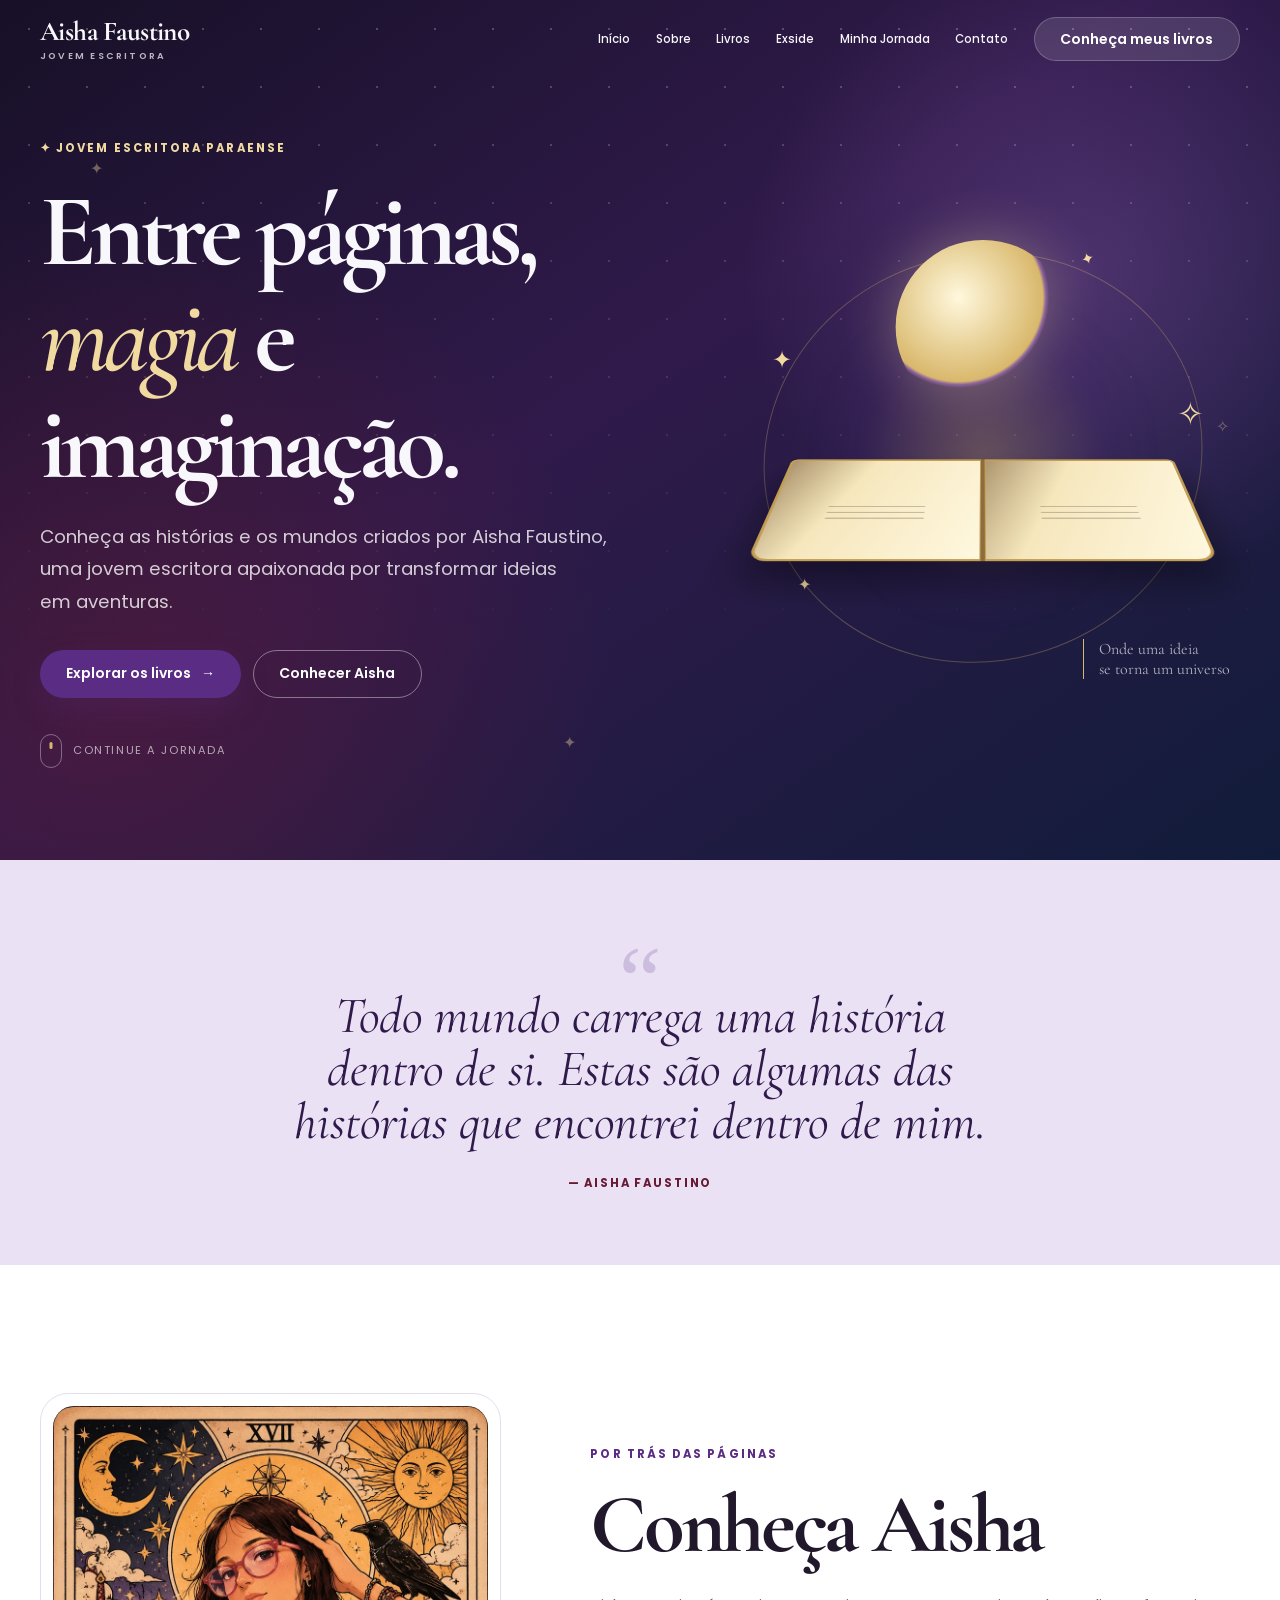
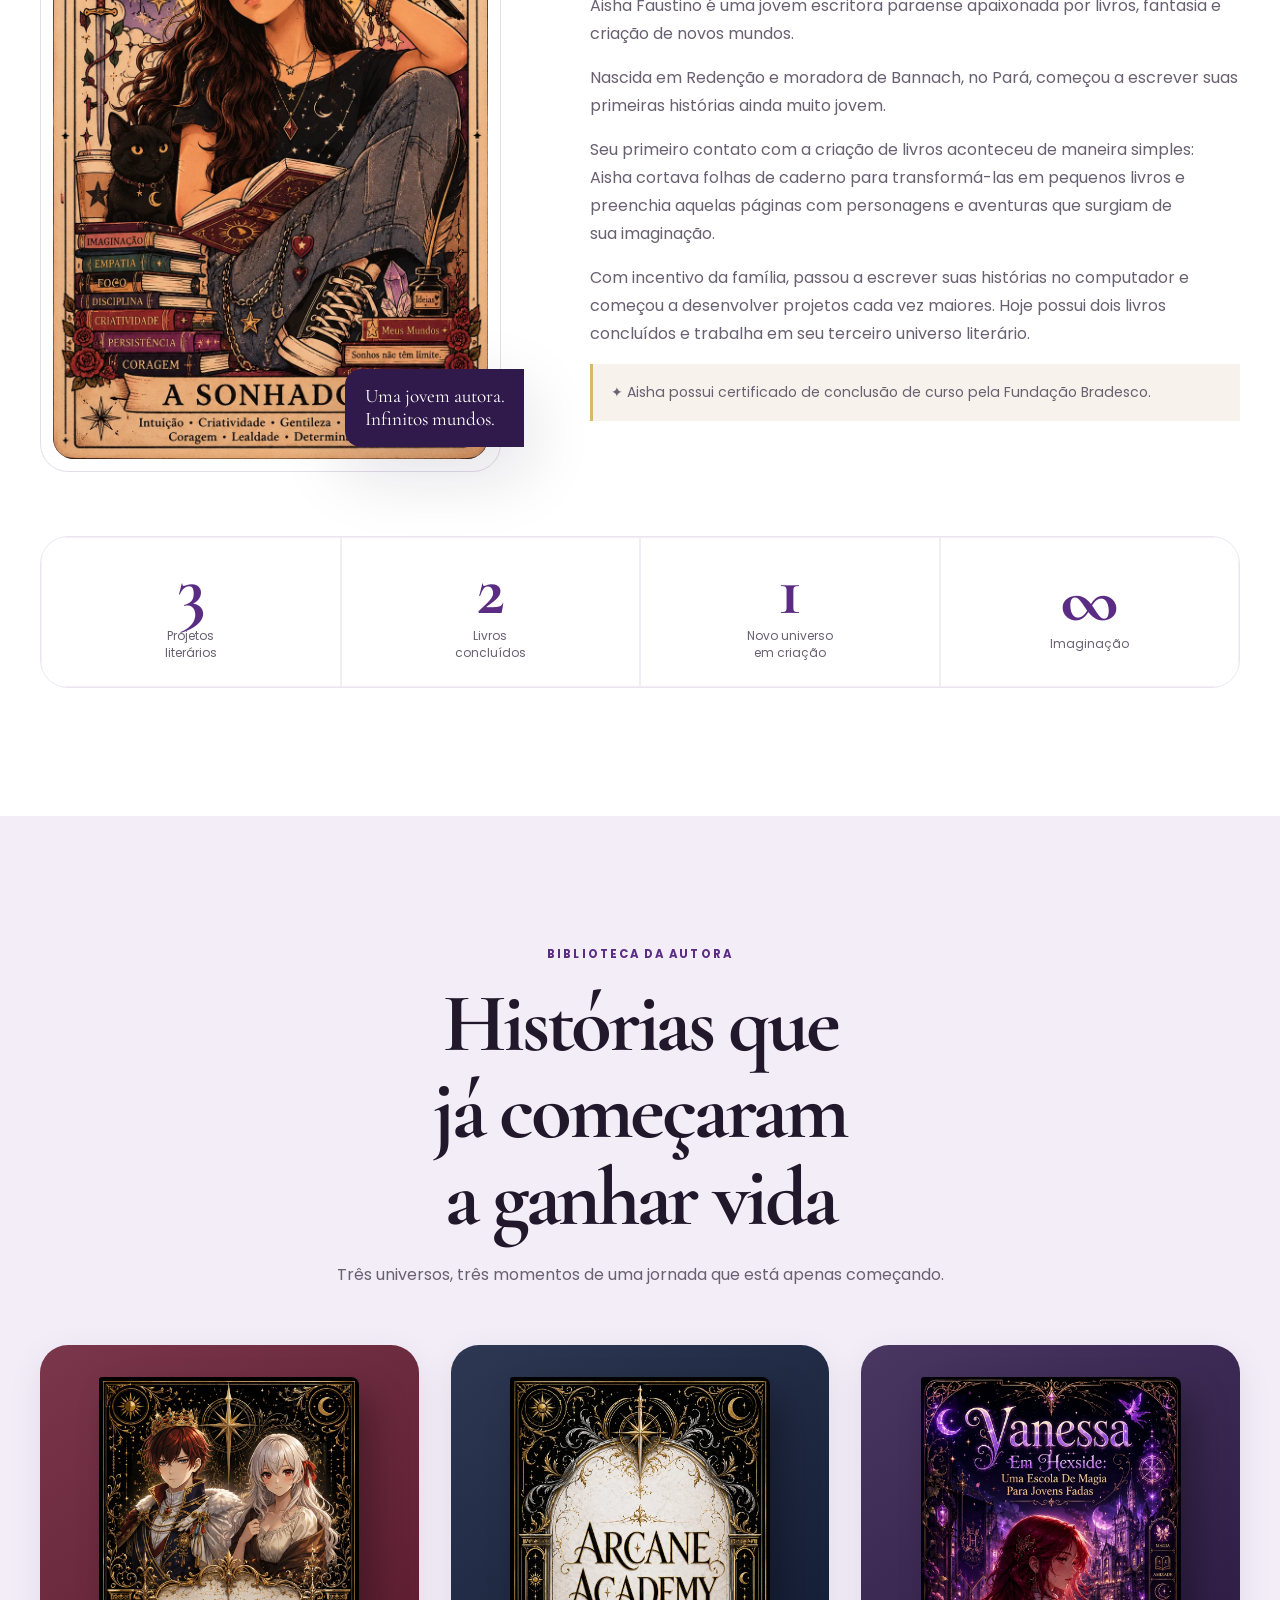
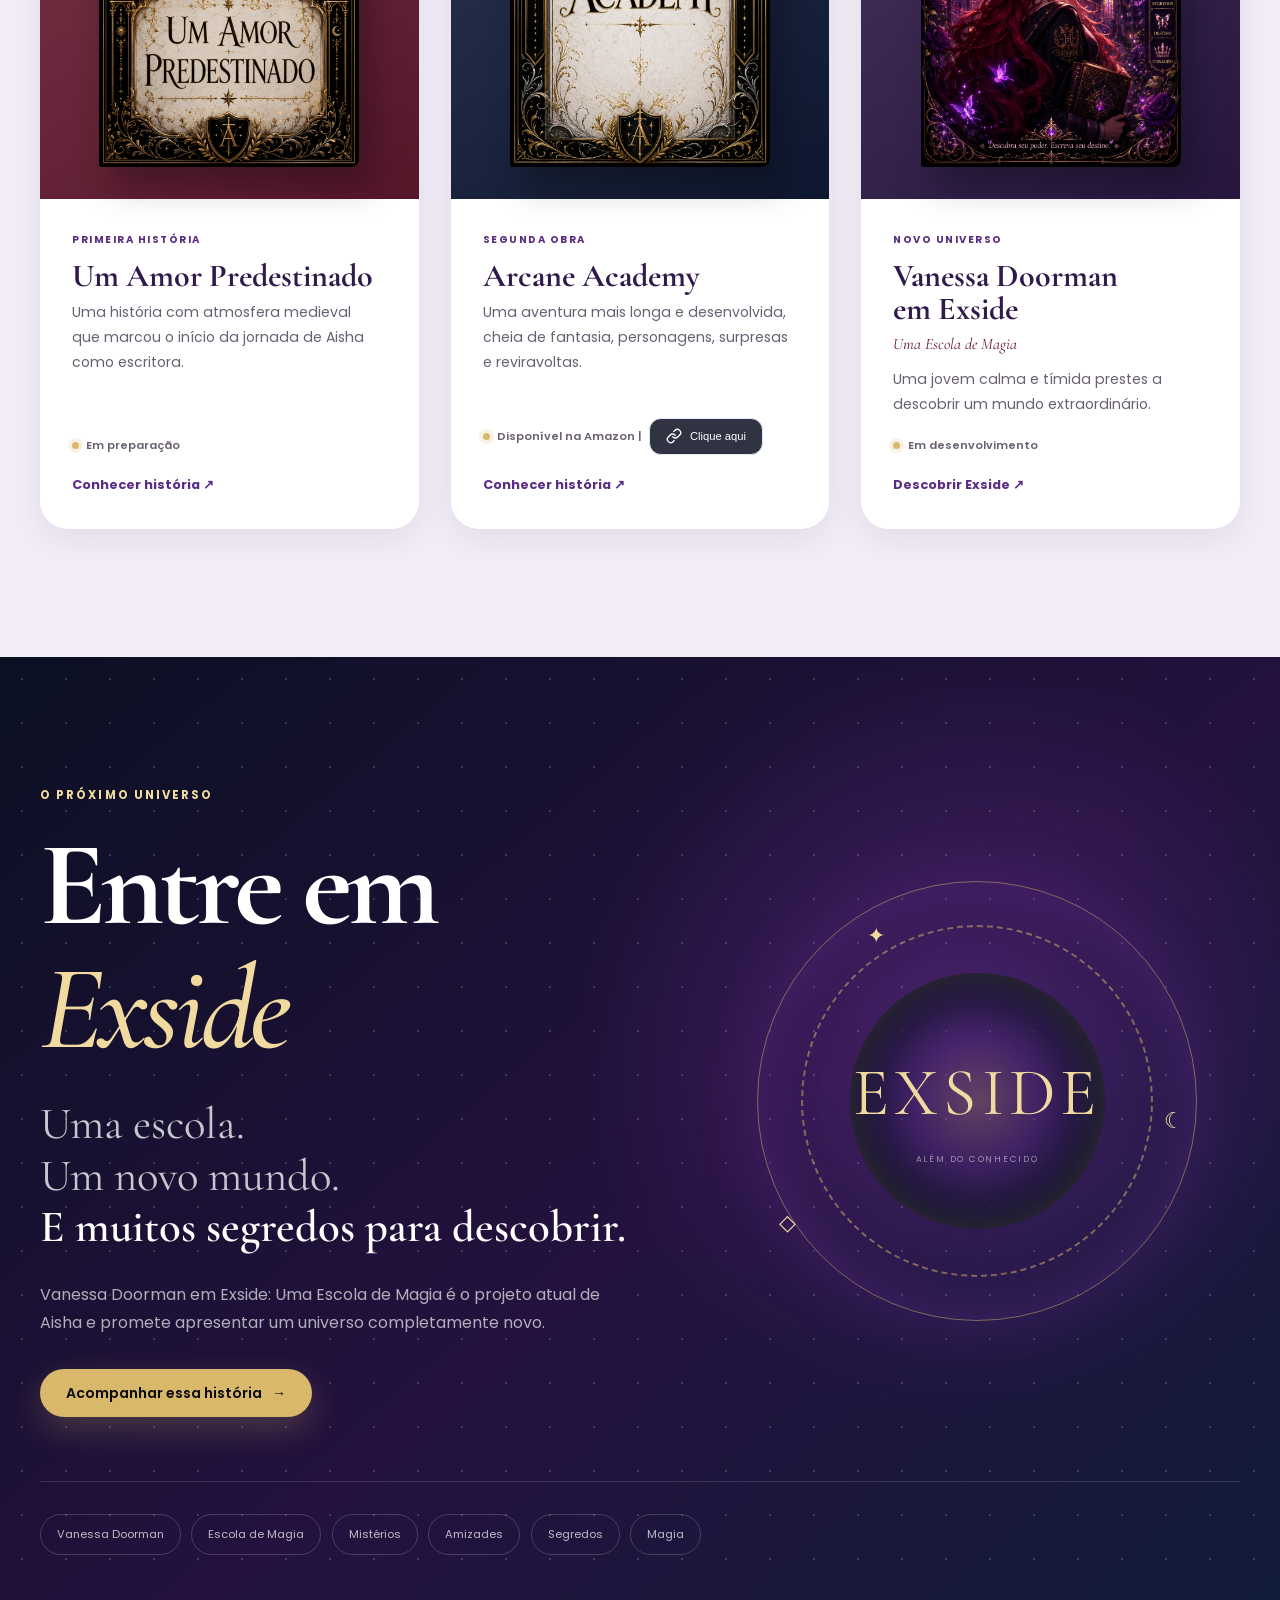
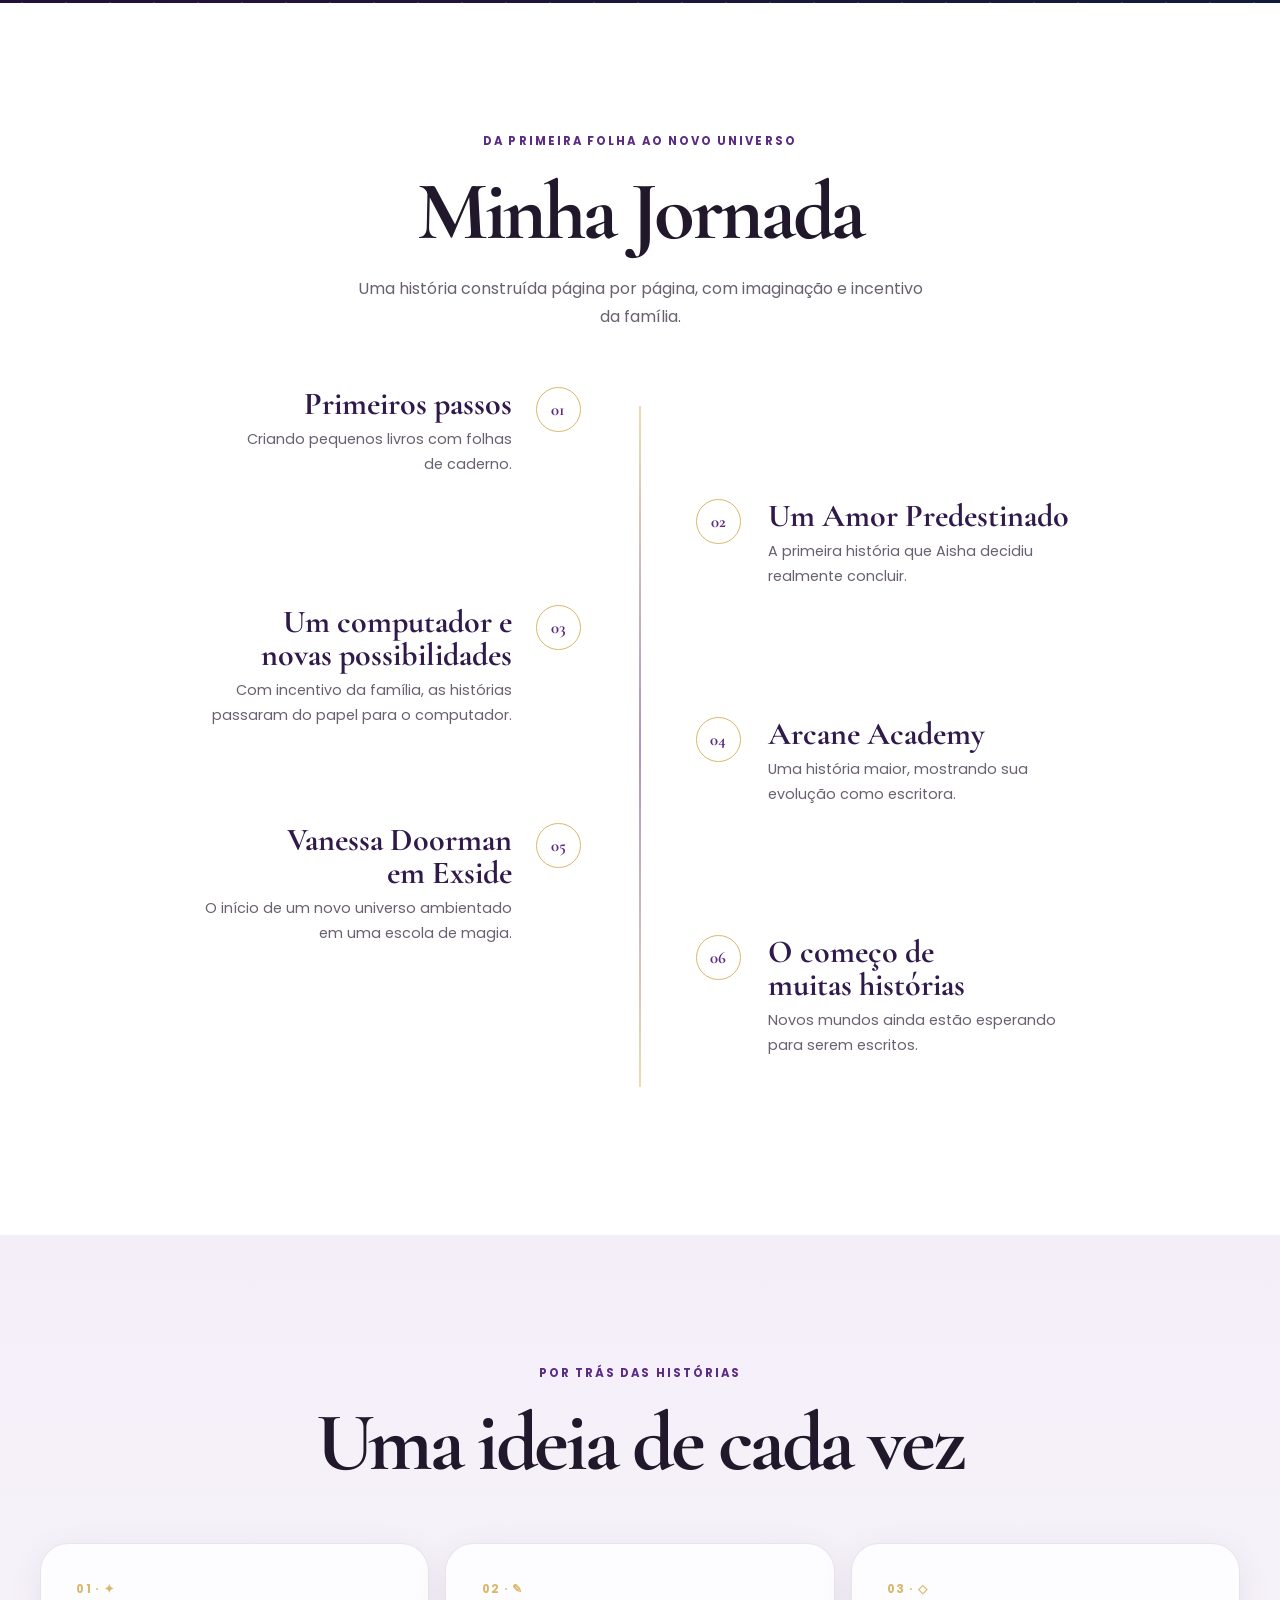
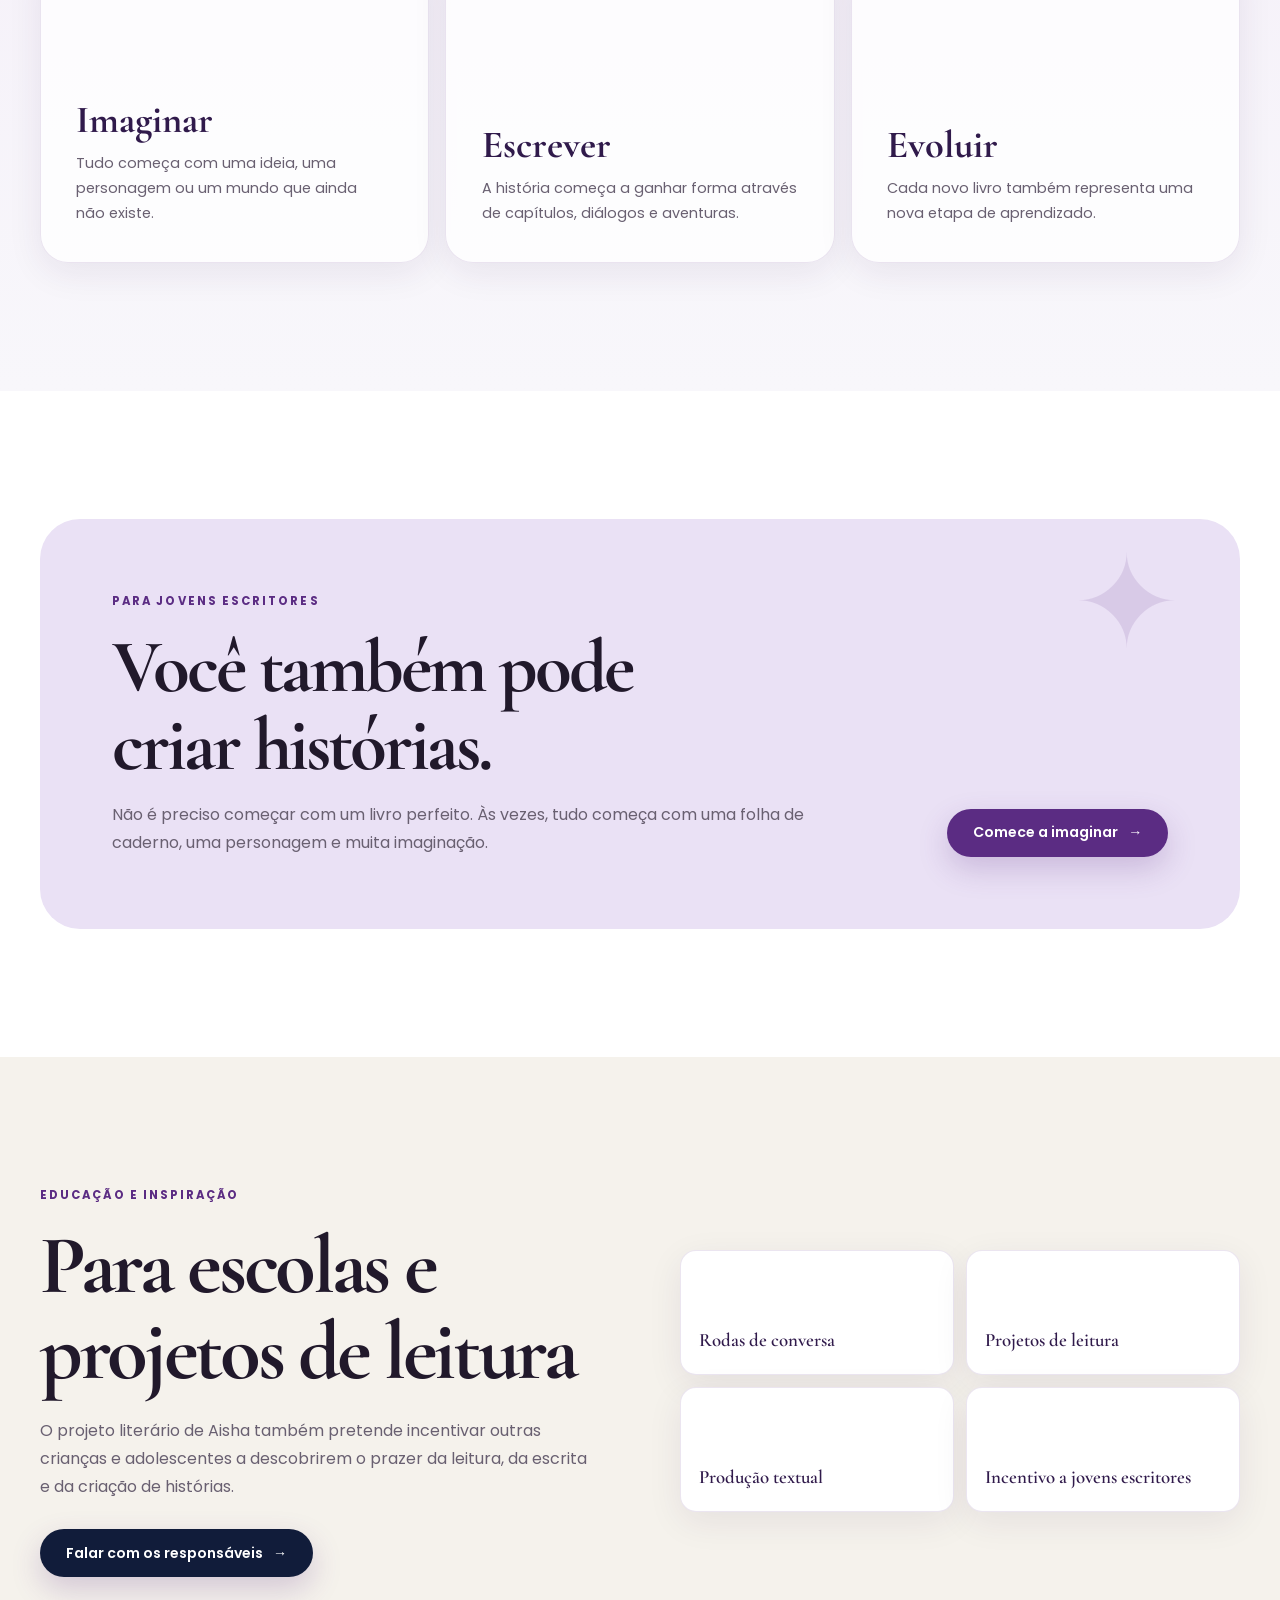
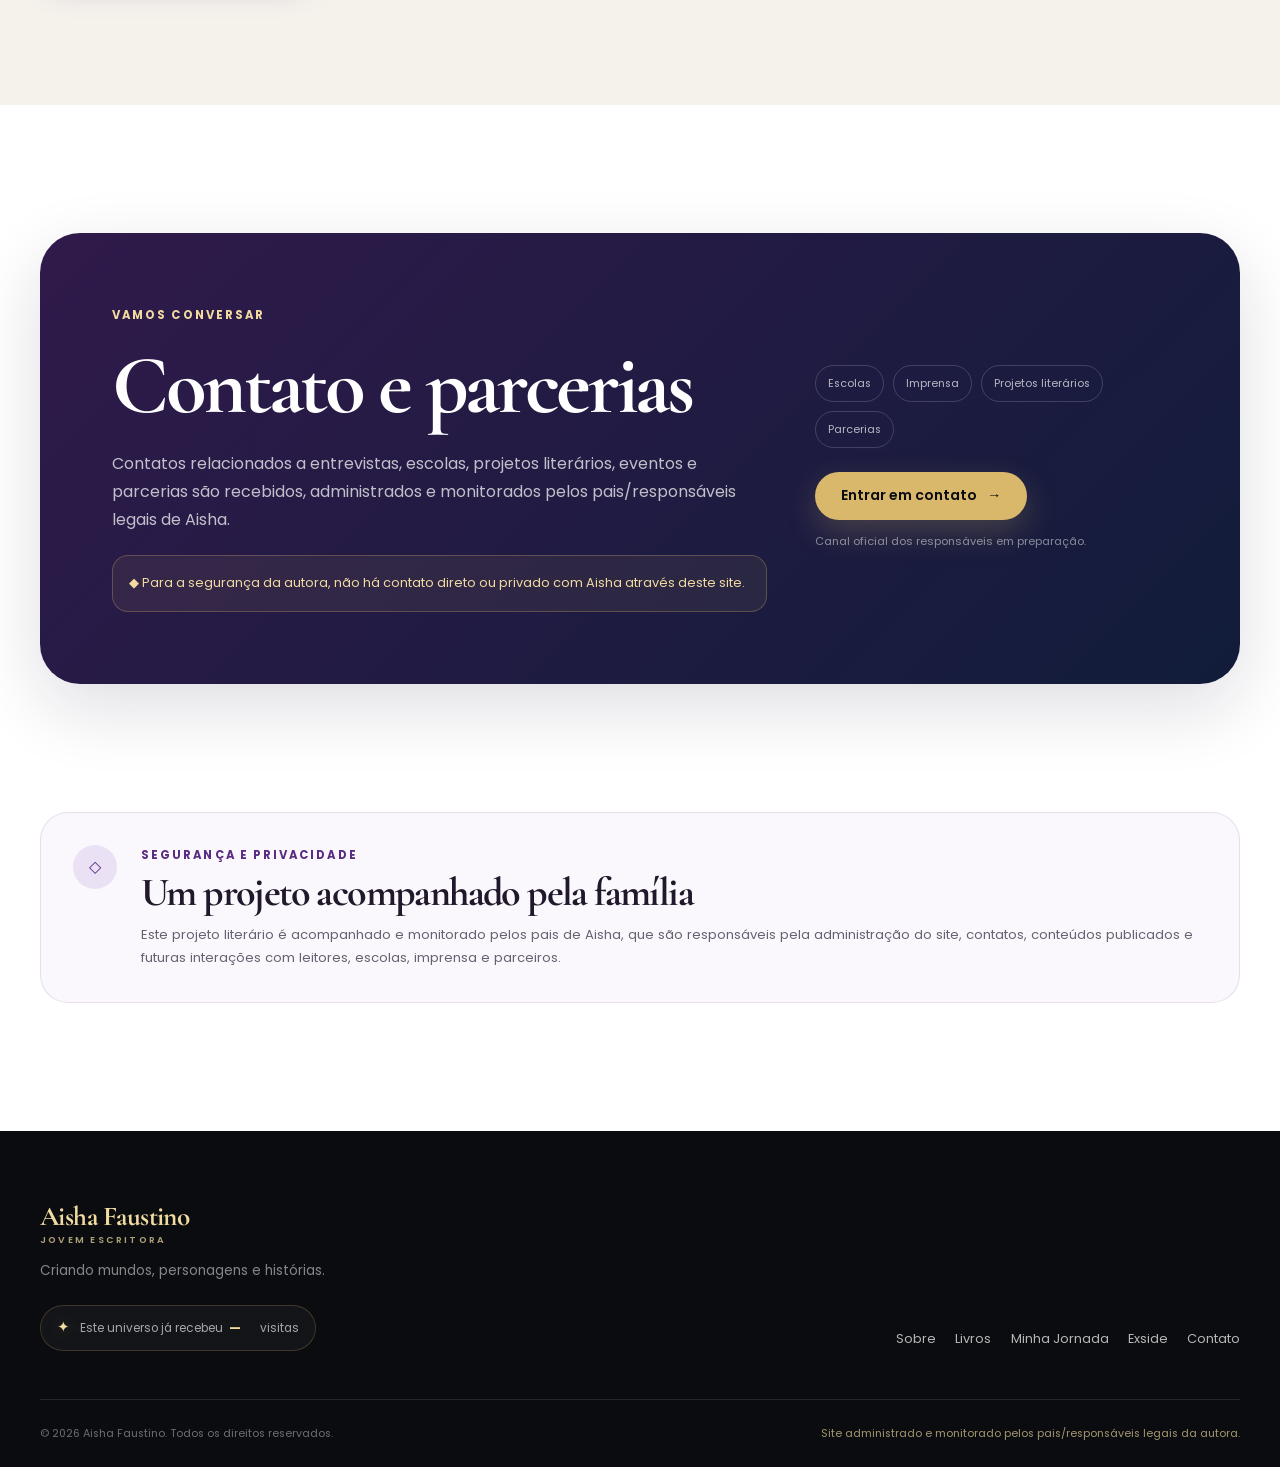
<file: index.html>
<!doctype html>
<html lang="pt-BR">
<head>
  <!-- Google tag (gtag.js) -->
<script async src="https://www.googletagmanager.com/gtag/js?id=G-0Q32ZSJT2Y"></script>
<script>
  window.dataLayer = window.dataLayer || [];
  function gtag(){dataLayer.push(arguments);}
  gtag('js', new Date());

  gtag('config', 'G-0Q32ZSJT2Y');
</script>
  <meta charset="utf-8">

  <meta name="viewport" content="width=device-width, initial-scale=1">

  <title>Aisha Faustino | Jovem Escritora</title>

  <meta
    name="description"
    content="Conheça Aisha Faustino, jovem escritora paraense apaixonada por fantasia, literatura e criação de novos mundos."
  >

  <meta name="author" content="Aisha Faustino">
  <meta name="robots" content="index, follow">
  <meta name="theme-color" content="#301A4B">

  <link rel="icon" href="assets/icons/favicon.svg" type="image/svg+xml">

  <!-- Open Graph -->
  <meta property="og:type" content="website">
  <meta property="og:locale" content="pt_BR">
  <meta property="og:title" content="Aisha Faustino | Jovem Escritora">
  <meta
    property="og:description"
    content="Entre páginas, magia e imaginação. Conheça os mundos criados por Aisha Faustino."
  >

  <!-- TODO: adicionar og:url, og:image e canonical quando desejar. -->

  <!-- Twitter -->
  <meta name="twitter:card" content="summary_large_image">
  <meta name="twitter:title" content="Aisha Faustino | Jovem Escritora">
  <meta
    name="twitter:description"
    content="Entre páginas, magia e imaginação."
  >

  <link rel="manifest" href="manifest.webmanifest">

  <!-- Fonts -->
  <link rel="preconnect" href="https://fonts.googleapis.com">
  <link rel="preconnect" href="https://fonts.gstatic.com" crossorigin>

  <link
    href="https://fonts.googleapis.com/css2?family=Cormorant+Garamond:wght@500;600;700&family=Poppins:wght@400;500;600;700&display=swap"
    rel="stylesheet"
  >

  <!-- CSS -->
  <link rel="stylesheet" href="assets/css/reset.css">
  <link rel="stylesheet" href="assets/css/variables.css">
  <link rel="stylesheet" href="assets/css/main.css">
  <link rel="stylesheet" href="assets/css/animations.css">
  <link rel="stylesheet" href="assets/css/responsive.css">

  <!-- JavaScript -->
  <script src="assets/js/navigation.js" defer></script>
  <script src="assets/js/animations.js" defer></script>
  <script src="assets/js/modal.js" defer></script>
  <script src="assets/js/main.js" defer></script>
</head>

<body>

  <a class="skip-link" href="#conteudo">
    Pular para o conteúdo
  </a>

  <!-- HEADER -->
  <header class="site-header" data-header>
    <div class="container site-header__inner">

      <a
        class="brand"
        href="#inicio"
        aria-label="Aisha Faustino — página inicial"
      >
        <span class="brand__name">Aisha Faustino</span>
        <span class="brand__role">Jovem Escritora</span>
      </a>

      <button
        class="menu-toggle"
        type="button"
        aria-label="Abrir menu"
        aria-expanded="false"
        aria-controls="menu-principal"
        data-menu-toggle
      >
        <span></span>
        <span></span>
        <span></span>
      </button>

      <nav
        class="site-nav"
        id="menu-principal"
        aria-label="Navegação principal"
        data-nav
      >
        <a href="#inicio">Início</a>
        <a href="#sobre">Sobre</a>
        <a href="#livros">Livros</a>
        <a href="#exside">Exside</a>
        <a href="#jornada">Minha Jornada</a>
        <a href="#contato">Contato</a>

        <a class="button button--small" href="#livros">
          Conheça meus livros
        </a>
      </nav>

    </div>
  </header>


  <main id="conteudo">

    <!-- HERO -->
    <section
      class="hero"
      id="inicio"
      aria-labelledby="hero-title"
    >

      <div class="hero__decor" aria-hidden="true">
        <span class="spark spark--1">✦</span>
        <span class="spark spark--2">✧</span>
        <span class="spark spark--3">✦</span>
      </div>

      <div class="container hero__grid">

        <div class="hero__content reveal">

          <p class="eyebrow">
            <span aria-hidden="true">✦</span>
            Jovem Escritora Paraense
          </p>

          <h1 id="hero-title">
            Entre páginas,<br>
            <em>magia</em> e imaginação.
          </h1>

          <p class="hero__lead">
            Conheça as histórias e os mundos criados por
            Aisha Faustino, uma jovem escritora apaixonada
            por transformar ideias em aventuras.
          </p>

          <div class="hero__actions">

            <a class="button" href="#livros">
              Explorar os livros
              <span aria-hidden="true">→</span>
            </a>

            <a class="button button--ghost" href="#sobre">
              Conhecer Aisha
            </a>

          </div>

          <a class="scroll-cue" href="#citacao">
            <span aria-hidden="true"></span>
            Continue a jornada
          </a>

        </div>


        <div
          class="hero-art reveal"
          aria-label="Ilustração conceitual de um livro mágico aberto sob uma lua"
        >

          <div class="hero-art__orbit" aria-hidden="true"></div>

          <div class="hero-art__moon" aria-hidden="true"></div>

          <div class="magic-book" aria-hidden="true">

            <div class="magic-book__page magic-book__page--left">
              <span></span>
              <span></span>
              <span></span>
            </div>

            <div class="magic-book__spine"></div>

            <div class="magic-book__page magic-book__page--right">
              <span></span>
              <span></span>
              <span></span>
            </div>

          </div>

          <span
            class="hero-art__star hero-art__star--1"
            aria-hidden="true"
          >✦</span>

          <span
            class="hero-art__star hero-art__star--2"
            aria-hidden="true"
          >✧</span>

          <span
            class="hero-art__star hero-art__star--3"
            aria-hidden="true"
          >✦</span>

          <p class="hero-art__note">
            Onde uma ideia<br>
            se torna um universo
          </p>

        </div>

      </div>
    </section>


    <!-- CITAÇÃO -->
    <section
      class="quote-section"
      id="citacao"
      aria-label="Citação de Aisha Faustino"
    >

      <div class="container quote reveal">

        <span class="quote__mark" aria-hidden="true">
          “
        </span>

        <blockquote>
          Todo mundo carrega uma história dentro de si.
          Estas são algumas das histórias que encontrei
          dentro de mim.
        </blockquote>

        <p>— Aisha Faustino</p>

      </div>
    </section>


    <!-- SOBRE -->
    <section
      class="section about"
      id="sobre"
      aria-labelledby="about-title"
    >

      <div class="container about__grid">

        <div class="about__visual reveal">

          <img
            src="assets/images/aisha-sonhadora.webp"
            width="900"
            height="1350"
            alt="Ilustração artística de Aisha lendo entre livros, estrelas e símbolos de imaginação"
            loading="lazy"
          >

          <span class="about__caption">
            Uma jovem autora.<br>
            Infinitos mundos.
          </span>

        </div>


        <div class="about__content reveal">

          <p class="section-kicker">
            Por trás das páginas
          </p>

          <h2 id="about-title">
            Conheça Aisha
          </h2>

          <p>
            Aisha Faustino é uma jovem escritora paraense
            apaixonada por livros, fantasia e criação de
            novos mundos.
          </p>

          <p>
            Nascida em Redenção e moradora de Bannach,
            no Pará, começou a escrever suas primeiras
            histórias ainda muito jovem.
          </p>

          <p>
            Seu primeiro contato com a criação de livros
            aconteceu de maneira simples: Aisha cortava
            folhas de caderno para transformá-las em
            pequenos livros e preenchia aquelas páginas
            com personagens e aventuras que surgiam de
            sua imaginação.
          </p>

          <p>
            Com incentivo da família, passou a escrever
            suas histórias no computador e começou a
            desenvolver projetos cada vez maiores.
            Hoje possui dois livros concluídos e trabalha
            em seu terceiro universo literário.
          </p>

          <p class="certificate-note">
            <span aria-hidden="true">✦</span>
            Aisha possui certificado de conclusão de curso
            pela Fundação Bradesco.
          </p>

        </div>
      </div>


      <div
        class="container stats"
        aria-label="Números da trajetória de Aisha"
      >

        <article class="stat reveal">
          <strong>3</strong>
          <span>Projetos<br>literários</span>
        </article>

        <article class="stat reveal">
          <strong>2</strong>
          <span>Livros<br>concluídos</span>
        </article>

        <article class="stat reveal">
          <strong>1</strong>
          <span>Novo universo<br>em criação</span>
        </article>

        <article class="stat reveal">
          <strong>∞</strong>
          <span>Imaginação</span>
        </article>

      </div>

    </section>


    <!-- LIVROS -->
    <section
      class="section books"
      id="livros"
      aria-labelledby="books-title"
    >

      <div class="container">

        <div class="section-heading reveal">

          <p class="section-kicker">
            Biblioteca da autora
          </p>

          <h2 id="books-title">
            Histórias que já começaram<br>
            a ganhar vida
          </h2>

          <p>
            Três universos, três momentos de uma jornada
            que está apenas começando.
          </p>

        </div>


        <div class="books__grid">

          <!-- LIVRO 01 -->
          <article class="book-card book-card--wine reveal">

            <button
              class="book-card__button"
              type="button"
              data-modal-open="book-01"
              aria-label="Conhecer Um Amor Predestinado"
            >

              <div class="book-card__cover">

                <img
                  src="assets/images/book-01.webp"
                  width="900"
                  height="1350"
                  alt="Capa ilustrada em preto e dourado de Um Amor Predestinado"
                  loading="lazy"
                >

              </div>

              <div class="book-card__content">

                <span class="tag">
                  Primeira história
                </span>

                <h3>Um Amor Predestinado</h3>

                <p>
                  Uma história com atmosfera medieval que
                  marcou o início da jornada de Aisha como
                  escritora.
                </p>

                <span class="status">
                  <i></i>
                  Em preparação
                </span>

                <span class="text-link">
                  Conhecer história
                  <span aria-hidden="true">↗</span>
                </span>

              </div>

            </button>

          </article>


          <!-- LIVRO 02 -->
          <article class="book-card book-card--navy reveal">

            <button
              class="book-card__button"
              type="button"
              data-modal-open="book-02"
              aria-label="Conhecer Arcane Academy"
            >

              <div class="book-card__cover">

                <img
                  src="assets/images/book-02.webp"
                  width="899"
                  height="1350"
                  alt="Capa ornamentada em preto, branco e dourado de Arcane Academy"
                  loading="lazy"
                >

              </div>

              <div class="book-card__content">

                <span class="tag">
                  Segunda obra
                </span>

                <h3>Arcane Academy</h3>

                <p>
                  Uma aventura mais longa e desenvolvida,
                  cheia de fantasia, personagens, surpresas
                  e reviravoltas.
                </p>

                <span class="status">
                  <i></i>
                  Disponível na Amazon | <a href="https://link.amazon/B0ef79gFA"
  target="_self"
  class="custom-button"
  rel=""
  aria-label="Clique aqui"
>
  <svg xmlns="http://www.w3.org/2000/svg" viewBox="0 0 24 24" width="16" height="16" fill="none" stroke="currentColor" stroke-width="2" stroke-linecap="round" stroke-linejoin="round"><path d="M10 13a5 5 0 0 0 7.54.54l3-3a5 5 0 0 0-7.07-7.07l-1.72 1.71"/><path d="M14 11a5 5 0 0 0-7.54-.54l-3 3a5 5 0 0 0 7.07 7.07l1.71-1.71"/></svg>
  
  Clique aqui
</a>
                </span>

                <span class="text-link">
                  Conhecer história
                  <span aria-hidden="true">↗</span>
                </span>

              </div>

            </button>

          </article>


          <!-- LIVRO 03 -->
          <article class="book-card book-card--purple reveal">

            <button
              class="book-card__button"
              type="button"
              data-modal-open="book-03"
              aria-label="Descobrir Vanessa Doorman em Exside"
            >

              <div class="book-card__cover">

                <img
                  src="assets/images/book-03.webp"
                  width="900"
                  height="1350"
                  alt="Arte conceitual roxa e dourada do universo de Vanessa em Exside"
                  loading="lazy"
                >

              </div>

              <div class="book-card__content">

                <span class="tag">
                  Novo universo
                </span>

                <h3>
                  Vanessa Doorman em Exside
                </h3>

                <small>
                  Uma Escola de Magia
                </small>

                <p>
                  Uma jovem calma e tímida prestes a
                  descobrir um mundo extraordinário.
                </p>

                <span class="status">
                  <i></i>
                  Em desenvolvimento
                </span>

                <span class="text-link">
                  Descobrir Exside
                  <span aria-hidden="true">↗</span>
                </span>

              </div>

            </button>

          </article>

        </div>

      </div>
    </section>


    <!-- EXSIDE -->
    <section
      class="exside"
      id="exside"
      aria-labelledby="exside-title"
    >

      <div
        class="exside__stars"
        aria-hidden="true"
      ></div>


      <div class="container exside__grid">

        <div class="exside__content reveal">

          <p class="section-kicker section-kicker--light">
            O próximo universo
          </p>

          <h2 id="exside-title">
            Entre em <em>Exside</em>
          </h2>

          <p class="exside__statement">
            Uma escola.<br>
            Um novo mundo.<br>
            <strong>
              E muitos segredos para descobrir.
            </strong>
          </p>

          <p>
            Vanessa Doorman em Exside: Uma Escola de Magia
            é o projeto atual de Aisha e promete apresentar
            um universo completamente novo.
          </p>

          <button
            class="button button--gold"
            type="button"
            data-modal-open="exside"
          >
            Acompanhar essa história
            <span aria-hidden="true">→</span>
          </button>

        </div>


        <div
          class="exside__portal reveal"
          aria-hidden="true"
        >

          <div class="portal-ring portal-ring--outer"></div>

          <div class="portal-ring portal-ring--middle"></div>

          <div class="portal-core">
            <span>EXSIDE</span>
            <small>além do conhecido</small>
          </div>

          <span class="portal-symbol portal-symbol--1">✦</span>
          <span class="portal-symbol portal-symbol--2">☾</span>
          <span class="portal-symbol portal-symbol--3">◇</span>

        </div>

      </div>


      <div
        class="container exside__traits"
        aria-label="Elementos do universo Exside"
      >

        <span>Vanessa Doorman</span>
        <span>Escola de Magia</span>
        <span>Mistérios</span>
        <span>Amizades</span>
        <span>Segredos</span>
        <span>Magia</span>

      </div>

    </section>


    <!-- JORNADA -->
    <section
      class="section journey"
      id="jornada"
      aria-labelledby="journey-title"
    >

      <div class="container">

        <div class="section-heading reveal">

          <p class="section-kicker">
            Da primeira folha ao novo universo
          </p>

          <h2 id="journey-title">
            Minha Jornada
          </h2>

          <p>
            Uma história construída página por página,
            com imaginação e incentivo da família.
          </p>

        </div>


        <ol class="timeline">

          <li class="timeline__item reveal">

            <span class="timeline__number">
              01
            </span>

            <div>
              <h3>Primeiros passos</h3>
              <p>
                Criando pequenos livros com folhas de caderno.
              </p>
            </div>

          </li>


          <li class="timeline__item reveal">

            <span class="timeline__number">
              02
            </span>

            <div>
              <h3>Um Amor Predestinado</h3>
              <p>
                A primeira história que Aisha decidiu
                realmente concluir.
              </p>
            </div>

          </li>


          <li class="timeline__item reveal">

            <span class="timeline__number">
              03
            </span>

            <div>
              <h3>
                Um computador e novas possibilidades
              </h3>

              <p>
                Com incentivo da família, as histórias
                passaram do papel para o computador.
              </p>
            </div>

          </li>


          <li class="timeline__item reveal">

            <span class="timeline__number">
              04
            </span>

            <div>
              <h3>Arcane Academy</h3>

              <p>
                Uma história maior, mostrando sua
                evolução como escritora.
              </p>
            </div>

          </li>


          <li class="timeline__item reveal">

            <span class="timeline__number">
              05
            </span>

            <div>
              <h3>Vanessa Doorman em Exside</h3>

              <p>
                O início de um novo universo ambientado
                em uma escola de magia.
              </p>
            </div>

          </li>


          <li class="timeline__item reveal">

            <span class="timeline__number">
              06
            </span>

            <div>
              <h3>
                O começo de muitas histórias
              </h3>

              <p>
                Novos mundos ainda estão esperando
                para serem escritos.
              </p>
            </div>

          </li>

        </ol>

      </div>
    </section>


    <!-- PROCESSO -->
    <section
      class="section process"
      aria-labelledby="process-title"
    >

      <div class="container">

        <div class="section-heading reveal">

          <p class="section-kicker">
            Por trás das histórias
          </p>

          <h2 id="process-title">
            Uma ideia de cada vez
          </h2>

        </div>


        <div class="process__grid">

          <article class="process-card reveal">

            <span aria-hidden="true">
              01 · ✦
            </span>

            <h3>Imaginar</h3>

            <p>
              Tudo começa com uma ideia, uma personagem
              ou um mundo que ainda não existe.
            </p>

          </article>


          <article class="process-card reveal">

            <span aria-hidden="true">
              02 · ✎
            </span>

            <h3>Escrever</h3>

            <p>
              A história começa a ganhar forma através
              de capítulos, diálogos e aventuras.
            </p>

          </article>


          <article class="process-card reveal">

            <span aria-hidden="true">
              03 · ◇
            </span>

            <h3>Evoluir</h3>

            <p>
              Cada novo livro também representa uma nova
              etapa de aprendizado.
            </p>

          </article>

        </div>

      </div>
    </section>


    <!-- JOVENS ESCRITORES -->
    <section
      class="section young-writers"
      aria-labelledby="writers-title"
    >

      <div class="container young-writers__panel reveal">

        <div>

          <p class="section-kicker">
            Para jovens escritores
          </p>

          <h2 id="writers-title">
            Você também pode criar histórias.
          </h2>

          <p>
            Não é preciso começar com um livro perfeito.
            Às vezes, tudo começa com uma folha de caderno,
            uma personagem e muita imaginação.
          </p>

        </div>


        <button
          class="button"
          type="button"
          data-modal-open="writing"
        >
          Comece a imaginar
          <span aria-hidden="true">→</span>
        </button>

      </div>

    </section>


    <!-- ESCOLAS -->
    <section
      class="section schools"
      aria-labelledby="schools-title"
    >

      <div class="container schools__grid">

        <div class="schools__content reveal">

          <p class="section-kicker">
            Educação e inspiração
          </p>

          <h2 id="schools-title">
            Para escolas e projetos de leitura
          </h2>

          <p>
            O projeto literário de Aisha também pretende
            incentivar outras crianças e adolescentes a
            descobrirem o prazer da leitura, da escrita e
            da criação de histórias.
          </p>

          <a
            class="button button--dark"
            href="#contato"
          >
            Falar com os responsáveis
            <span aria-hidden="true">→</span>
          </a>

        </div>


        <div class="schools__cards reveal">

          <span>Rodas de conversa</span>
          <span>Projetos de leitura</span>
          <span>Produção textual</span>
          <span>Incentivo a jovens escritores</span>

        </div>

      </div>

    </section>


    <!-- CONTATO -->
    <section
      class="section contact"
      id="contato"
      aria-labelledby="contact-title"
    >

      <div class="container contact__panel reveal">

        <div class="contact__intro">

          <p class="section-kicker section-kicker--light">
            Vamos conversar
          </p>

          <h2 id="contact-title">
            Contato e parcerias
          </h2>

          <p>
            Contatos relacionados a entrevistas, escolas,
            projetos literários, eventos e parcerias são
            recebidos, administrados e monitorados pelos
            pais/responsáveis legais de Aisha.
          </p>

          <p class="safety-note">

            <span aria-hidden="true">◆</span>

            Para a segurança da autora, não há contato
            direto ou privado com Aisha através deste site.

          </p>

        </div>


        <div class="contact__actions">

          <div
            class="contact__types"
            aria-label="Tipos de contato"
          >

            <span>Escolas</span>
            <span>Imprensa</span>
            <span>Projetos literários</span>
            <span>Parcerias</span>

          </div>

          <!-- TODO: inserir contato oficial dos responsáveis. -->

          <button
            class="button button--gold"
            type="button"
            data-modal-open="contact"
          >
            Entrar em contato
            <span aria-hidden="true">→</span>
          </button>

          <small>
            Canal oficial dos responsáveis em preparação.
          </small>

        </div>

      </div>

    </section>


    <!-- SEGURANÇA -->
    <section
      class="parental-notice"
      aria-labelledby="privacy-title"
    >

      <div class="container parental-notice__inner reveal">

        <span
          class="parental-notice__icon"
          aria-hidden="true"
        >
          ◇
        </span>

        <div>

          <p class="section-kicker">
            Segurança e privacidade
          </p>

          <h2 id="privacy-title">
            Um projeto acompanhado pela família
          </h2>

          <p>
            Este projeto literário é acompanhado e
            monitorado pelos pais de Aisha, que são
            responsáveis pela administração do site,
            contatos, conteúdos publicados e futuras
            interações com leitores, escolas, imprensa
            e parceiros.
          </p>

        </div>

      </div>

    </section>

  </main>


  <!-- FOOTER -->
  <footer class="site-footer">

    <div class="container site-footer__top">

      <div class="site-footer__identity">

        <a
          class="brand brand--footer"
          href="#inicio"
        >
          <span class="brand__name">
            Aisha Faustino
          </span>

          <span class="brand__role">
            Jovem Escritora
          </span>
        </a>

        <p>
          Criando mundos, personagens e histórias.
        </p>


        <!-- CONTADOR DE VISITAS -->
        <div
          class="site-visits"
          aria-label="Contador de visitas do site"
        >

          <span
            class="site-visits__icon"
            aria-hidden="true"
          >
            ✦
          </span>

          <span class="site-visits__text">
            Este universo já recebeu
            <strong
              id="site-visit-count"
              aria-live="polite"
            >
              ...
            </strong>
            visitas
          </span>

        </div>

      </div>


      <nav aria-label="Navegação do rodapé">

        <a href="#sobre">
          Sobre
        </a>

        <a href="#livros">
          Livros
        </a>

        <a href="#jornada">
          Minha Jornada
        </a>

        <a href="#exside">
          Exside
        </a>

        <a href="#contato">
          Contato
        </a>

      </nav>

    </div>


    <div class="container site-footer__bottom">

      <p>
        © 2026 Aisha Faustino.
        Todos os direitos reservados.
      </p>

      <p class="site-footer__guardian">
        Site administrado e monitorado pelos
        pais/responsáveis legais da autora.
      </p>

    </div>

  </footer>


  <!-- VOLTAR AO TOPO -->
  <button
    class="back-to-top"
    type="button"
    aria-label="Voltar ao topo"
    data-back-to-top
  >
    ↑
  </button>


  <!-- MODAL -->
  <div
    class="modal"
    data-modal
    hidden
  >

    <div
      class="modal__overlay"
      data-modal-close
    ></div>

    <div
      class="modal__dialog"
      role="dialog"
      aria-modal="true"
      aria-labelledby="modal-title"
      tabindex="-1"
    >

      <button
        class="modal__close"
        type="button"
        aria-label="Fechar janela"
        data-modal-close
      >
        ×
      </button>

      <div
        class="modal__content"
        data-modal-content
      ></div>

    </div>

  </div>


  <noscript>

    <div class="noscript">
      O conteúdo permanece disponível, mas o menu móvel
      e as janelas interativas precisam de JavaScript.
    </div>

  </noscript>


  <!--
    GoatCounter

    Responsável por registrar as visitas.
    O domínio configurado é:
    aishafaustino.goatcounter.com
  -->
  <script
    data-goatcounter="https://aishafaustino.goatcounter.com/count"
    async
    src="https://gc.zgo.at/count.js"
  ></script>

</body>
</html>
</file>
<file: assets/css/variables.css>
:root {
  --color-purple: #5b2c83;
  --color-purple-dark: #301a4b;
  --color-wine: #681b32;
  --color-navy: #111c3a;
  --color-black: #0b0c10;
  --color-lavender: #eae1f5;
  --color-white: #f8f7fb;
  --color-gold: #d9b86c;
  --color-gold-light: #f0daa0;
  --color-ink: #21192b;
  --color-muted: #696071;
  --color-surface: #ffffff;
  --font-heading: "Cormorant Garamond", Georgia, serif;
  --font-body: "Poppins", Arial, sans-serif;
  --container: 1200px;
  --radius-sm: 8px;
  --radius-md: 16px;
  --radius-lg: 28px;
  --radius-xl: 40px;
  --radius-pill: 999px;
  --shadow-sm: 0 10px 35px rgba(48, 26, 75, .08);
  --shadow-md: 0 24px 70px rgba(27, 16, 43, .14);
  --shadow-glow: 0 0 45px rgba(217, 184, 108, .22);
  --transition: 220ms ease;
  --section-space: clamp(5rem, 10vw, 8.5rem);
}
</file>
<file: assets/css/main.css>
body {
  background: var(--color-white);
  color: var(--color-ink);
  font-family: var(--font-body);
  font-size: 1rem;
  line-height: 1.75;
  text-rendering: optimizeLegibility;
}

body.menu-open,
body.modal-open {
  overflow: hidden;
}

h1,
h2,
h3,
blockquote {
  font-family: var(--font-heading);
  line-height: 1.04;
  text-wrap: balance;
}

h2 {
  font-size: clamp(2.7rem, 8vw, 5.2rem);
  letter-spacing: -.04em;
}

h3 {
  font-size: clamp(1.55rem, 4vw, 2rem);
}

p {
  text-wrap: pretty;
}

.container {
  width: min(calc(100% - 40px), var(--container));
  margin-inline: auto;
}

.section {
  padding-block: var(--section-space);
}


/* =====================================================
   ACESSIBILIDADE
===================================================== */

.skip-link {
  position: fixed;
  z-index: 999;
  top: .75rem;
  left: .75rem;
  padding: .75rem 1rem;
  border-radius: var(--radius-sm);
  background: var(--color-gold-light);
  color: var(--color-black);
  font-weight: 700;
  transform: translateY(-180%);
}

.skip-link:focus {
  transform: translateY(0);
}

:focus-visible {
  outline: 3px solid var(--color-gold);
  outline-offset: 4px;
}


/* =====================================================
   HEADER
===================================================== */

.site-header {
  position: fixed;
  z-index: 100;
  top: 0;
  left: 0;
  width: 100%;
  color: var(--color-white);

  transition:
    background var(--transition),
    box-shadow var(--transition),
    color var(--transition);
}

.site-header.is-scrolled {
  background: rgba(248, 247, 251, .94);
  color: var(--color-ink);
  box-shadow: 0 8px 32px rgba(31, 20, 48, .08);
  backdrop-filter: blur(14px);
}

.site-header__inner {
  min-height: 78px;
  display: flex;
  align-items: center;
  justify-content: space-between;
  gap: 1rem;
}


/* =====================================================
   BRAND
===================================================== */

.brand {
  display: inline-flex;
  flex-direction: column;
  line-height: 1;
}

.brand__name {
  font-family: var(--font-heading);
  font-size: 1.7rem;
  font-weight: 700;
  letter-spacing: -.02em;
}

.brand__role {
  margin-top: .32rem;
  font-size: .58rem;
  font-weight: 600;
  letter-spacing: .24em;
  text-transform: uppercase;
  opacity: .72;
}


/* =====================================================
   MENU MOBILE
===================================================== */

.menu-toggle {
  position: relative;
  z-index: 102;
  width: 46px;
  height: 46px;
  padding: 12px;

  border-radius: 50%;

  background: rgba(255, 255, 255, .12);
  color: currentColor;

  cursor: pointer;
}

.menu-toggle span {
  display: block;

  width: 100%;
  height: 2px;

  margin: 5px 0;

  background: currentColor;

  transition:
    transform var(--transition),
    opacity var(--transition);
}

.menu-toggle[aria-expanded="true"]
span:nth-child(1) {
  transform: translateY(7px) rotate(45deg);
}

.menu-toggle[aria-expanded="true"]
span:nth-child(2) {
  opacity: 0;
}

.menu-toggle[aria-expanded="true"]
span:nth-child(3) {
  transform: translateY(-7px) rotate(-45deg);
}


/* =====================================================
   NAVEGAÇÃO
===================================================== */

.site-nav {
  position: fixed;
  inset: 0;

  z-index: 101;

  display: flex;
  flex-direction: column;

  align-items: center;
  justify-content: center;

  gap: 1.35rem;

  padding: 5rem 1.5rem;

  background:
    linear-gradient(
      145deg,
      var(--color-purple-dark),
      var(--color-navy)
    );

  color: var(--color-white);

  visibility: hidden;
  opacity: 0;

  transform: translateY(-1rem);

  transition:
    opacity var(--transition),
    transform var(--transition),
    visibility var(--transition);
}

.site-nav.is-open {
  visibility: visible;
  opacity: 1;
  transform: translateY(0);
}

.site-nav > a:not(.button) {
  font-family: var(--font-heading);
  font-size: 2rem;
  font-weight: 600;
}


/* =====================================================
   BUTTONS
===================================================== */

.button {
  min-height: 48px;

  display: inline-flex;
  align-items: center;
  justify-content: center;

  gap: .65rem;

  padding: .85rem 1.35rem;

  border-radius: var(--radius-pill);

  background: var(--color-purple);
  color: #fff;

  font-size: .88rem;
  font-weight: 600;
  line-height: 1.2;

  cursor: pointer;

  box-shadow:
    0 12px 30px rgba(91, 44, 131, .22);

  transition:
    transform var(--transition),
    background var(--transition),
    box-shadow var(--transition);
}

.button:hover {
  transform: translateY(-2px);

  background: #6d3895;

  box-shadow:
    0 16px 38px rgba(91, 44, 131, .3);
}

.button--small {
  min-height: 44px;
  padding: .7rem 1.1rem;
}

.button--ghost {
  background: transparent;

  border:
    1px solid rgba(255, 255, 255, .4);

  box-shadow: none;
}

.button--ghost:hover {
  background:
    rgba(255, 255, 255, .1);
}

.button--gold {
  background: var(--color-gold);
  color: var(--color-black);

  box-shadow:
    0 12px 32px rgba(217, 184, 108, .23);
}

.button--gold:hover {
  background: var(--color-gold-light);
}

.button--dark {
  background: var(--color-navy);
}


/* =====================================================
   TEXTOS DE DESTAQUE
===================================================== */

.eyebrow,
.section-kicker {
  color: var(--color-purple);

  font-size: .72rem;
  font-weight: 700;

  letter-spacing: .18em;

  text-transform: uppercase;
}

.section-kicker {
  margin-bottom: 1.1rem;
}

.section-kicker--light {
  color: var(--color-gold-light);
}


/* =====================================================
   HERO
===================================================== */

.hero {
  position: relative;

  min-height: 760px;

  display: grid;
  align-items: center;

  padding: 8.5rem 0 5rem;

  overflow: hidden;

  background:
    radial-gradient(
      circle at 84% 32%,
      rgba(137, 91, 174, .38),
      transparent 27%
    ),
    radial-gradient(
      circle at 10% 80%,
      rgba(104, 27, 50, .42),
      transparent 36%
    ),
    linear-gradient(
      145deg,
      #171027 0%,
      var(--color-purple-dark) 46%,
      var(--color-navy) 100%
    );

  color: var(--color-white);
}

.hero::after {
  content: "";

  position: absolute;
  inset: 0;

  pointer-events: none;

  opacity: .24;

  background-image:
    radial-gradient(
      circle,
      #fff 1px,
      transparent 1px
    );

  background-size: 58px 58px;

  mask-image:
    linear-gradient(
      to bottom,
      #000,
      transparent 80%
    );
}

.hero__grid {
  position: relative;
  z-index: 2;

  display: grid;

  gap: 2.5rem;
}

.hero__content {
  max-width: 680px;
}

.hero .eyebrow {
  color: var(--color-gold-light);
  margin-bottom: 1.25rem;
}

.hero h1 {
  font-size:
    clamp(3.8rem, 13vw, 6.2rem);

  letter-spacing: -.055em;
}

.hero h1 em {
  color: var(--color-gold-light);
  font-weight: 500;
}

.hero__lead {
  max-width: 590px;

  margin-top: 1.5rem;

  color:
    rgba(255, 255, 255, .78);

  font-size:
    clamp(1rem, 2vw, 1.15rem);
}

.hero__actions {
  display: flex;
  flex-direction: column;

  align-items: stretch;

  gap: .75rem;

  margin-top: 2rem;
}

.scroll-cue {
  display: inline-flex;
  align-items: center;

  gap: .7rem;

  margin-top: 2.25rem;

  color:
    rgba(255, 255, 255, .62);

  font-size: .7rem;

  letter-spacing: .14em;

  text-transform: uppercase;
}

.scroll-cue span {
  position: relative;

  width: 22px;
  height: 34px;

  border:
    1px solid rgba(255, 255, 255, .35);

  border-radius: 20px;
}

.scroll-cue span::after {
  content: "";

  position: absolute;

  left: 50%;
  top: 7px;

  width: 3px;
  height: 7px;

  border-radius: 4px;

  background: var(--color-gold);

  transform: translateX(-50%);
}


/* =====================================================
   HERO ART
===================================================== */

.hero-art {
  position: relative;

  width: min(88%, 360px);

  aspect-ratio: 1 / .92;

  margin-inline: auto;

  isolation: isolate;
}

.hero-art::before {
  content: "";

  position: absolute;

  inset: 15%;

  border-radius: 50%;

  background:
    radial-gradient(
      circle,
      rgba(217, 184, 108, .3),
      rgba(91, 44, 131, .08) 50%,
      transparent 70%
    );

  filter: blur(8px);
}

.hero-art__orbit {
  position: absolute;

  inset: 7%;

  border:
    1px solid rgba(217, 184, 108, .3);

  border-radius: 50%;

  transform: rotate(-18deg);
}

.hero-art__orbit::after {
  content: "✦";

  position: absolute;

  top: 8%;
  right: 12%;

  color: var(--color-gold-light);
}

.hero-art__moon {
  position: absolute;

  top: 4%;
  left: 50%;

  width: 34%;

  aspect-ratio: 1;

  border-radius: 50%;

  transform: translateX(-50%);

  background:
    radial-gradient(
      circle at 36% 33%,
      #fff8dd,
      var(--color-gold) 52%,
      #8b629c 54%,
      transparent 56%
    );

  filter:
    drop-shadow(
      0 0 28px rgba(240, 218, 160, .35)
    );
}

.magic-book {
  position: absolute;

  z-index: 2;

  left: 50%;
  bottom: 21%;

  width: 83%;
  height: 38%;

  display: flex;

  transform:
    translateX(-50%)
    perspective(700px)
    rotateX(56deg);

  filter:
    drop-shadow(
      0 30px 22px rgba(0, 0, 0, .38)
    );
}

.magic-book__page {
  position: relative;

  width: 50%;

  padding: 19% 10%;

  background:
    linear-gradient(
      110deg,
      #ad966f,
      #f6e7bd 35%,
      #fff8df
    );

  border: 3px solid #c39e54;
}

.magic-book__page--left {
  border-radius: 8px 2px 2px 18px;

  transform: rotateY(-8deg);

  transform-origin: right;
}

.magic-book__page--right {
  border-radius: 2px 8px 18px 2px;

  transform: rotateY(8deg);

  transform-origin: left;
}

.magic-book__page span {
  display: block;

  width: 80%;
  height: 2px;

  margin: 8px auto;

  background:
    rgba(70, 45, 38, .27);
}

.magic-book__spine {
  position: absolute;

  z-index: 4;

  left: calc(50% - 2px);

  width: 4px;
  height: 100%;

  background: #8e6c3b;
}

.hero-art__star {
  position: absolute;

  color: var(--color-gold-light);
}

.hero-art__star--1 {
  top: 25%;
  left: 9%;

  font-size: 1.5rem;
}

.hero-art__star--2 {
  top: 35%;
  right: 7%;

  font-size: 2rem;
}

.hero-art__star--3 {
  bottom: 20%;
  left: 14%;
}

.hero-art__note {
  position: absolute;

  right: 2%;
  bottom: 3%;

  padding-left: .9rem;

  border-left:
    1px solid var(--color-gold);

  color:
    rgba(255, 255, 255, .66);

  font-family: var(--font-heading);

  font-size: 1rem;

  line-height: 1.25;
}

.spark {
  position: absolute;

  z-index: 1;

  color: var(--color-gold-light);

  opacity: .4;
}

.spark--1 {
  top: 18%;
  left: 7%;
}

.spark--2 {
  top: 48%;
  right: 4%;
}

.spark--3 {
  bottom: 12%;
  left: 44%;
}


/* =====================================================
   CITAÇÃO
===================================================== */

.quote-section {
  padding: 4.5rem 0;

  background:
    var(--color-lavender);
}

.quote {
  position: relative;

  max-width: 900px;

  text-align: center;
}

.quote__mark {
  display: block;

  height: 3.6rem;

  color: var(--color-purple);

  font-family: Georgia, serif;

  font-size: 6rem;

  line-height: 1;

  opacity: .2;
}

.quote blockquote {
  color: var(--color-purple-dark);

  font-size:
    clamp(1.8rem, 6vw, 3.2rem);

  font-style: italic;
}

.quote p {
  margin-top: 1.5rem;

  color: var(--color-wine);

  font-size: .72rem;
  font-weight: 700;

  letter-spacing: .16em;

  text-transform: uppercase;
}


/* =====================================================
   SOBRE
===================================================== */

.about {
  background: #fff;
}

.about__grid {
  display: grid;

  gap: 3.5rem;

  align-items: center;
}

.about__visual {
  position: relative;

  width: min(100%, 530px);

  margin-inline: auto;

  padding: .75rem;

  border:
    1px solid rgba(91, 44, 131, .16);

  border-radius: var(--radius-lg);
}

.about__visual img {
  width: 100%;

  border-radius:
    calc(var(--radius-lg) - 7px);
}

.about__caption {
  position: absolute;

  right: -.7rem;
  bottom: 1.5rem;

  max-width: 180px;

  padding: 1rem 1.2rem;

  border-radius:
    var(--radius-md) 0 0 var(--radius-md);

  background:
    var(--color-purple-dark);

  color: white;

  font-family:
    var(--font-heading);

  font-size: 1.2rem;

  line-height: 1.2;

  box-shadow:
    var(--shadow-md);
}

.about__content h2 {
  margin-bottom: 1.5rem;
}

.about__content
> p:not(.section-kicker) {
  margin-top: 1rem;

  color: var(--color-muted);
}

.about__content
.certificate-note {
  padding: 1rem 1.1rem;

  border-left:
    3px solid var(--color-gold);

  background: #f7f3ec;

  color: var(--color-ink);

  font-size: .88rem;
}


/* =====================================================
   ESTATÍSTICAS
===================================================== */

.stats {
  display: grid;

  grid-template-columns:
    repeat(2, 1fr);

  margin-top: 4rem;

  border:
    1px solid rgba(91, 44, 131, .12);

  border-radius: var(--radius-lg);

  overflow: hidden;
}

.stat {
  min-height: 150px;

  display: flex;

  flex-direction: column;

  align-items: center;

  justify-content: center;

  gap: .5rem;

  padding: 1rem;

  text-align: center;

  background: #fff;

  border:
    1px solid rgba(91, 44, 131, .08);
}

.stat strong {
  color: var(--color-purple);

  font-family: var(--font-heading);

  font-size:
    clamp(2.7rem, 9vw, 4.5rem);

  line-height: .8;
}

.stat span {
  color: var(--color-muted);

  font-size: .75rem;

  line-height: 1.4;
}


/* =====================================================
   LIVROS
===================================================== */

.books {
  background: #f2edf7;
}

.section-heading {
  max-width: 760px;

  margin:
    0 auto 3.5rem;

  text-align: center;
}

.section-heading h2 {
  margin-bottom: 1.25rem;
}

.section-heading > p:last-child {
  max-width: 620px;

  margin-inline: auto;

  color: var(--color-muted);
}

.books__grid {
  display: grid;

  gap: 1.5rem;
}

.book-card {
  border-radius:
    var(--radius-lg);

  overflow: hidden;

  box-shadow:
    var(--shadow-sm);

  transition:
    transform var(--transition),
    box-shadow var(--transition);
}

.book-card:hover {
  transform:
    translateY(-6px);

  box-shadow:
    var(--shadow-md);
}

.book-card__button {
  width: 100%;
  height: 100%;

  display: flex;

  flex-direction: column;

  padding: 0;

  background: #fff;

  color: inherit;

  text-align: left;

  cursor: pointer;
}

.book-card__cover {
  padding:
    1.6rem 2.5rem;

  background:
    linear-gradient(
      145deg,
      rgba(255, 255, 255, .12),
      rgba(0, 0, 0, .18)
    );
}

.book-card--wine
.book-card__cover {
  background-color:
    var(--color-wine);
}

.book-card--navy
.book-card__cover {
  background-color:
    var(--color-navy);
}

.book-card--purple
.book-card__cover {
  background-color:
    var(--color-purple-dark);
}

.book-card__cover img {
  width:
    min(100%, 260px);

  margin-inline: auto;

  aspect-ratio: 2 / 3;

  object-fit: cover;

  border-radius:
    3px 8px 8px 3px;

  box-shadow:
    14px 18px 35px rgba(0, 0, 0, .3);

  transition:
    transform var(--transition);
}

.book-card:hover
.book-card__cover img {
  transform:
    rotate(-1.5deg)
    scale(1.02);
}

.book-card__content {
  flex: 1;

  display: flex;

  flex-direction: column;

  align-items: flex-start;

  padding: 1.5rem;
}

.tag {
  color: var(--color-purple);

  font-size: .63rem;

  font-weight: 700;

  letter-spacing: .15em;

  text-transform: uppercase;
}

.book-card h3 {
  margin:
    .65rem 0 .5rem;

  color:
    var(--color-purple-dark);
}

.book-card small {
  display: block;

  margin:
    -.25rem 0 .6rem;

  color:
    var(--color-wine);

  font-family:
    var(--font-heading);

  font-size: 1rem;

  font-style: italic;
}

.book-card p {
  margin-bottom: 1.2rem;

  color:
    var(--color-muted);

  font-size: .88rem;
}

.status {
  display: flex;

  align-items: center;

  gap: .45rem;

  margin-top: auto;

  color:
    var(--color-muted);

  font-size: .7rem;

  font-weight: 600;
}

.status i {
  width: 7px;
  height: 7px;

  border-radius: 50%;

  background:
    var(--color-gold);

  box-shadow:
    0 0 0 4px rgba(217, 184, 108, .18);
}

.text-link {
  margin-top: 1.2rem;

  color:
    var(--color-purple);

  font-size: .8rem;

  font-weight: 700;
}


/* =====================================================
   EXSIDE
===================================================== */

.exside {
  position: relative;

  padding:
    var(--section-space) 0 3rem;

  overflow: hidden;

  background:
    radial-gradient(
      circle at 75% 40%,
      rgba(91, 44, 131, .6),
      transparent 34%
    ),
    linear-gradient(
      140deg,
      #0b1023,
      #24113e 55%,
      #111c3a
    );

  color: #fff;
}

.exside::before {
  content: "";

  position: absolute;

  inset: 0;

  opacity: .16;

  background-image:
    radial-gradient(
      circle,
      #fff 1px,
      transparent 1px
    );

  background-size:
    44px 44px;
}

.exside__grid {
  position: relative;

  z-index: 1;

  display: grid;

  align-items: center;

  gap: 4rem;
}

.exside h2 {
  font-size:
    clamp(4rem, 15vw, 7.5rem);
}

.exside h2 em {
  color:
    var(--color-gold-light);

  font-weight: 500;
}

.exside__statement {
  margin: 1.7rem 0;

  color:
    rgba(255, 255, 255, .76);

  font-family:
    var(--font-heading);

  font-size:
    clamp(1.7rem, 5vw, 2.8rem);

  line-height: 1.15;
}

.exside__statement strong {
  color: white;
  font-weight: 600;
}

.exside__content
> p:not(.section-kicker, .exside__statement) {
  max-width: 600px;

  margin-bottom: 2rem;

  color:
    rgba(255, 255, 255, .66);
}

.exside__portal {
  position: relative;

  width:
    min(88vw, 440px);

  aspect-ratio: 1;

  margin-inline: auto;
}

.portal-ring {
  position: absolute;

  border-radius: 50%;

  border:
    1px solid rgba(217, 184, 108, .5);
}

.portal-ring--outer {
  inset: 0;

  box-shadow:
    inset 0 0 50px rgba(91, 44, 131, .5),
    0 0 60px rgba(91, 44, 131, .3);
}

.portal-ring--middle {
  inset: 10%;

  border-width: 2px;

  border-style: dashed;
}

.portal-core {
  position: absolute;

  inset: 21%;

  display: flex;

  flex-direction: column;

  align-items: center;

  justify-content: center;

  border-radius: 50%;

  background:
    radial-gradient(
      circle,
      rgba(217, 184, 108, .23),
      rgba(72, 37, 113, .36),
      rgba(11, 16, 35, .9) 72%
    );

  box-shadow:
    inset 0 0 35px rgba(217, 184, 108, .2);

  text-align: center;
}

.portal-core span {
  color:
    var(--color-gold-light);

  font-family:
    var(--font-heading);

  font-size:
    clamp(2.2rem, 10vw, 4.2rem);

  letter-spacing: .08em;
}

.portal-core small {
  color:
    rgba(255, 255, 255, .5);

  font-size: .55rem;

  letter-spacing: .2em;

  text-transform: uppercase;
}

.portal-symbol {
  position: absolute;

  color:
    var(--color-gold-light);

  font-size: 1.4rem;
}

.portal-symbol--1 {
  top: 8%;
  left: 25%;
}

.portal-symbol--2 {
  right: 3%;
  top: 50%;
}

.portal-symbol--3 {
  left: 5%;
  bottom: 18%;
}

.exside__traits {
  position: relative;

  z-index: 1;

  display: flex;

  gap: .65rem;

  margin-top: 4rem;

  padding-top: 2rem;

  overflow-x: auto;

  border-top:
    1px solid rgba(255, 255, 255, .12);

  scrollbar-width: none;
}

.exside__traits span {
  flex: 0 0 auto;

  padding:
    .6rem 1rem;

  border:
    1px solid rgba(255, 255, 255, .18);

  border-radius:
    var(--radius-pill);

  color:
    rgba(255, 255, 255, .7);

  font-size: .7rem;
}


/* =====================================================
   JORNADA
===================================================== */

.journey {
  background: #fff;
}

.timeline {
  position: relative;

  max-width: 900px;

  margin-inline: auto;
}

.timeline::before {
  content: "";

  position: absolute;

  top: 1.2rem;
  bottom: 1.2rem;
  left: 1.4rem;

  width: 1px;

  background:
    linear-gradient(
      var(--color-gold),
      var(--color-purple),
      var(--color-gold)
    );
}

.timeline__item {
  position: relative;

  display: grid;

  grid-template-columns:
    3rem 1fr;

  gap: 1rem;

  padding:
    0 0 2.7rem;
}

.timeline__number {
  position: relative;

  z-index: 1;

  width: 2.8rem;
  height: 2.8rem;

  display: grid;

  place-items: center;

  border:
    1px solid var(--color-gold);

  border-radius: 50%;

  background: #fff;

  color:
    var(--color-purple);

  font-family:
    var(--font-heading);

  font-size: 1.05rem;

  font-weight: 700;
}

.timeline__item h3 {
  margin-bottom: .4rem;

  color:
    var(--color-purple-dark);
}

.timeline__item p {
  color:
    var(--color-muted);

  font-size: .9rem;
}


/* =====================================================
   PROCESSO
===================================================== */

.process {
  background:
    linear-gradient(
      180deg,
      #f4eef8,
      var(--color-white)
    );
}

.process__grid {
  display: grid;

  gap: 1rem;
}

.process-card {
  min-height: 270px;

  display: flex;

  flex-direction: column;

  justify-content: flex-end;

  padding: 1.8rem;

  border:
    1px solid rgba(91, 44, 131, .12);

  border-radius:
    var(--radius-lg);

  background:
    rgba(255, 255, 255, .76);

  box-shadow:
    var(--shadow-sm);
}

.process-card > span {
  margin-bottom: auto;

  color:
    var(--color-gold);

  font-size: .72rem;

  font-weight: 700;

  letter-spacing: .12em;
}

.process-card h3 {
  margin-bottom: .65rem;

  color:
    var(--color-purple-dark);

  font-size: 2.4rem;
}

.process-card p {
  color:
    var(--color-muted);

  font-size: .9rem;
}


/* =====================================================
   JOVENS ESCRITORES
===================================================== */

.young-writers {
  background: #fff;
}

.young-writers__panel {
  position: relative;

  display: grid;

  gap: 2rem;

  padding:
    clamp(2rem, 7vw, 4.5rem);

  overflow: hidden;

  border-radius:
    var(--radius-xl);

  background:
    var(--color-lavender);
}

.young-writers__panel::after {
  content: "✦";

  position: absolute;

  right: 5%;
  top: 5%;

  color:
    rgba(91, 44, 131, .12);

  font-size: 8rem;

  line-height: 1;
}

.young-writers__panel > * {
  position: relative;

  z-index: 1;
}

.young-writers h2 {
  max-width: 700px;

  margin-bottom: 1rem;

  font-size:
    clamp(2.6rem, 8vw, 4.7rem);
}

.young-writers
p:not(.section-kicker) {
  max-width: 720px;

  color:
    var(--color-muted);
}


/* =====================================================
   ESCOLAS
===================================================== */

.schools {
  background: #f5f2ec;
}

.schools__grid {
  display: grid;

  gap: 3rem;

  align-items: center;
}

.schools h2 {
  margin-bottom: 1.3rem;
}

.schools__content
> p:not(.section-kicker) {
  margin-bottom: 1.8rem;

  color:
    var(--color-muted);
}

.schools__cards {
  display: grid;

  grid-template-columns:
    repeat(2, 1fr);

  gap: .75rem;
}

.schools__cards span {
  min-height: 125px;

  display: flex;

  align-items: flex-end;

  padding: 1.1rem;

  border:
    1px solid rgba(91, 44, 131, .12);

  border-radius:
    var(--radius-md);

  background: #fff;

  color:
    var(--color-purple-dark);

  font-family:
    var(--font-heading);

  font-size: 1.18rem;

  font-weight: 600;

  box-shadow:
    var(--shadow-sm);
}


/* =====================================================
   CONTATO
===================================================== */

.contact {
  background: #fff;
}

.contact__panel {
  display: grid;

  gap: 3rem;

  padding:
    clamp(2rem, 7vw, 4.5rem);

  border-radius:
    var(--radius-xl);

  background:
    linear-gradient(
      135deg,
      var(--color-purple-dark),
      var(--color-navy)
    );

  color: #fff;

  box-shadow:
    var(--shadow-md);
}

.contact h2 {
  margin-bottom: 1.25rem;
}

.contact__intro
> p:not(.section-kicker, .safety-note) {
  color:
    rgba(255, 255, 255, .72);
}

.safety-note {
  margin-top: 1.35rem;

  padding: 1rem;

  border:
    1px solid rgba(217, 184, 108, .28);

  border-radius:
    var(--radius-md);

  background:
    rgba(217, 184, 108, .08);

  color:
    var(--color-gold-light);

  font-size: .8rem;
}

.contact__actions {
  display: flex;

  flex-direction: column;

  align-items: flex-start;

  justify-content: center;
}

.contact__types {
  display: flex;

  flex-wrap: wrap;

  gap: .55rem;

  margin-bottom: 1.5rem;
}

.contact__types span {
  padding:
    .5rem .75rem;

  border:
    1px solid rgba(255, 255, 255, .17);

  border-radius:
    var(--radius-pill);

  color:
    rgba(255, 255, 255, .68);

  font-size: .68rem;
}

.contact__actions small {
  display: block;

  margin-top: .8rem;

  color:
    rgba(255, 255, 255, .48);

  font-size: .7rem;
}


/* =====================================================
   MONITORAMENTO PARENTAL
===================================================== */

.parental-notice {
  padding:
    0 0 var(--section-space);

  background: #fff;
}

.parental-notice__inner {
  display: grid;

  grid-template-columns:
    auto 1fr;

  gap: 1.2rem;

  align-items: start;

  padding: 1.5rem;

  border:
    1px solid rgba(91, 44, 131, .12);

  border-radius:
    var(--radius-lg);

  background: #faf8fc;
}

.parental-notice__icon {
  width: 44px;
  height: 44px;

  display: grid;

  place-items: center;

  border-radius: 50%;

  background:
    var(--color-lavender);

  color:
    var(--color-purple);
}

.parental-notice
.section-kicker {
  margin-bottom: .45rem;
}

.parental-notice h2 {
  margin-bottom: .65rem;

  font-size:
    clamp(1.8rem, 4vw, 2.5rem);
}

.parental-notice
p:last-child {
  color:
    var(--color-muted);

  font-size: .82rem;
}


/* =====================================================
   FOOTER
===================================================== */

.site-footer {
  padding:
    4.5rem 0 1.5rem;

  background:
    var(--color-black);

  color: #fff;
}

.brand--footer {
  color:
    var(--color-gold-light);
}

.site-footer__top {
  display: grid;

  gap: 2.5rem;

  padding-bottom: 3rem;
}

.site-footer__top p {
  margin-top: .9rem;

  color:
    rgba(255, 255, 255, .5);

  font-size: .85rem;
}

.site-footer nav {
  display: flex;

  flex-wrap: wrap;

  gap:
    .8rem 1.2rem;

  color:
    rgba(255, 255, 255, .7);

  font-size: .8rem;
}

.custom-button {
    
      background-color: #2f3342;
      color: #FFFFFF; 
      font-family: Arial, system-ui, sans-serif;
      text-decoration: none;
      display: inline-flex;
      align-items: center;
      gap: 0.5rem;
      padding: 0.5rem 1rem;
      border-radius: 12px;
      cursor: pointer;
      font-weight: normal;
      border: 1px solid #E2E8F0;
    
  }

  .custom-button:hover {
    
        color: #FFFFFF;
        box-shadow: 0 4px 6px rgba(0, 0, 0, 0.1);
        filter: brightness(110%);
       transform: scale(0.95); 
        transition: all 0.3s ease;
      
  }

.site-footer nav a:hover {
  color:
    var(--color-gold-light);
}

.site-footer__bottom {
  display: grid;

  gap: .65rem;

  padding-top: 1.5rem;

  border-top:
    1px solid rgba(255, 255, 255, .1);

  color:
    rgba(255, 255, 255, .4);

  font-size: .68rem;
}

.site-footer__guardian {
  color:
    rgba(240, 218, 160, .66);
}


/* =====================================================
   CONTADOR DE VISITAS
===================================================== */

.site-visits {
  width: fit-content;

  max-width: 100%;

  display: inline-flex;

  align-items: center;

  gap: .65rem;

  margin-top: 1.4rem;

  padding:
    .65rem 1rem;

  border:
    1px solid rgba(217, 184, 108, .22);

  border-radius:
    var(--radius-pill);

  background:
    rgba(255, 255, 255, .04);

  color:
    rgba(255, 255, 255, .62);

  font-size: .74rem;

  line-height: 1.5;

  backdrop-filter:
    blur(10px);

  transition:
    border-color var(--transition),
    background var(--transition);
}

.site-visits:hover {
  border-color:
    rgba(217, 184, 108, .42);

  background:
    rgba(255, 255, 255, .06);
}

.site-visits__icon {
  flex: 0 0 auto;

  color:
    var(--color-gold-light);

  font-size: .95rem;

  filter:
    drop-shadow(
      0 0 8px rgba(217, 184, 108, .35)
    );
}

.site-visits__text {
  min-width: 0;
}

.site-visits strong {
  display: inline-block;

  min-width: 1.6rem;

  margin-inline: .15rem;

  color:
    var(--color-gold-light);

  font-size: .8rem;

  font-weight: 700;

  font-variant-numeric:
    tabular-nums;

  transition:
    opacity .25s ease,
    transform .25s ease;
}

.site-visits__number--loaded {
  animation:
    visit-count-in .4s ease both;
}

@keyframes visit-count-in {

  from {
    opacity: 0;
    transform:
      translateY(4px);
  }

  to {
    opacity: 1;
    transform:
      translateY(0);
  }

}


/* =====================================================
   VOLTAR AO TOPO
===================================================== */

.back-to-top {
  position: fixed;

  z-index: 90;

  right: 1rem;
  bottom: 1rem;

  width: 46px;
  height: 46px;

  border-radius: 50%;

  background:
    var(--color-purple);

  color: #fff;

  box-shadow:
    var(--shadow-md);

  cursor: pointer;

  opacity: 0;

  visibility: hidden;

  transform:
    translateY(10px);

  transition:
    all var(--transition);
}

.back-to-top.is-visible {
  opacity: 1;

  visibility: visible;

  transform:
    translateY(0);
}


/* =====================================================
   MODAL
===================================================== */

.modal[hidden] {
  display: none;
}

.modal {
  position: fixed;

  z-index: 300;

  inset: 0;

  display: grid;

  place-items: center;

  padding: 1rem;
}

.modal__overlay {
  position: absolute;

  inset: 0;

  background:
    rgba(9, 8, 15, .78);

  backdrop-filter:
    blur(8px);
}

.modal__dialog {
  position: relative;

  width:
    min(100%, 760px);

  max-height:
    min(88vh, 780px);

  overflow-y: auto;

  padding:
    clamp(1.5rem, 5vw, 3rem);

  border:
    1px solid rgba(255, 255, 255, .14);

  border-radius:
    var(--radius-lg);

  background: #fff;

  box-shadow:
    0 30px 90px rgba(0, 0, 0, .35);
}

.modal__close {
  position: sticky;

  z-index: 2;

  top: 0;

  float: right;

  width: 44px;
  height: 44px;

  display: grid;

  place-items: center;

  margin:
    -1rem -1rem .5rem .5rem;

  border-radius: 50%;

  background:
    var(--color-lavender);

  color:
    var(--color-purple-dark);

  font-size: 1.7rem;

  line-height: 1;

  cursor: pointer;
}

.modal__book {
  display: grid;

  gap: 1.5rem;

  align-items: start;
}

.modal__book img {
  width:
    min(70%, 230px);

  margin-inline: auto;

  box-shadow:
    12px 18px 35px rgba(0, 0, 0, .2);
}

.modal h2 {
  clear: both;

  margin:
    .5rem 0 1rem;

  font-size:
    clamp(2.4rem, 8vw, 4rem);
}

.modal h2
+ .modal__subtitle {
  margin-top: -1rem;

  color:
    var(--color-wine);

  font-family:
    var(--font-heading);

  font-style: italic;
}

.modal p {
  margin-top: .8rem;

  color:
    var(--color-muted);
}

.modal__label {
  color:
    var(--color-purple);

  font-size: .68rem;

  font-weight: 700;

  letter-spacing: .14em;

  text-transform: uppercase;
}

.modal__future {
  padding: 1rem;

  border-left:
    3px solid var(--color-gold);

  background:
    #f8f4eb;

  font-size: .83rem;
}

.writing-prompts {
  margin-top: 1.5rem;

  counter-reset: prompts;
}

.writing-prompts li {
  counter-increment: prompts;

  position: relative;

  padding:
    1rem 1rem 1rem 3.4rem;

  border-bottom:
    1px solid rgba(91, 44, 131, .12);
}

.writing-prompts li::before {
  content:
    counter(
      prompts,
      decimal-leading-zero
    );

  position: absolute;

  left: .5rem;

  color:
    var(--color-purple);

  font-family:
    var(--font-heading);

  font-size: 1.4rem;

  font-weight: 700;
}


/* =====================================================
   NOSCRIPT
===================================================== */

.noscript {
  position: fixed;

  z-index: 500;

  bottom: 0;
  left: 0;

  width: 100%;

  padding: .75rem;

  background: #fff3cd;

  color: #362b05;

  text-align: center;

  font-size: .8rem;
}


/* =====================================================
   404
===================================================== */

.error-page {
  min-height: 100vh;

  display: grid;

  place-items: center;

  padding: 2rem;

  background:
    radial-gradient(
      circle at 50% 45%,
      rgba(91, 44, 131, .48),
      transparent 28%
    ),
    linear-gradient(
      145deg,
      #171027,
      var(--color-navy)
    );

  color: #fff;

  text-align: center;
}

.error-page__content {
  width:
    min(100%, 720px);
}

.error-page__portal {
  width:
    min(68vw, 270px);

  aspect-ratio: 1;

  display: grid;

  place-items: center;

  margin:
    0 auto 2rem;

  border:
    1px solid rgba(217, 184, 108, .55);

  border-radius: 50%;

  box-shadow:
    inset 0 0 45px rgba(91, 44, 131, .48),
    0 0 50px rgba(217, 184, 108, .1);
}

.error-page__portal span {
  color:
    var(--color-gold-light);

  font-family:
    var(--font-heading);

  font-size: 5rem;
}

.error-page .eyebrow {
  color:
    var(--color-gold-light);
}

.error-page h1 {
  margin:
    1rem 0;

  font-size:
    clamp(3rem, 10vw, 5.5rem);
}

.error-page
p:not(.eyebrow) {
  max-width: 560px;

  margin:
    0 auto 2rem;

  color:
    rgba(255, 255, 255, .65);
}


/* =====================================================
   MOBILE
===================================================== */

@media (max-width: 480px) {

  .site-visits {
    width: 100%;

    max-width: 320px;

    justify-content: flex-start;

    padding:
      .7rem .9rem;

    font-size: .7rem;
  }

  .site-visits strong {
    font-size: .76rem;
  }

}


/* =====================================================
   REDUCED MOTION
===================================================== */

@media (prefers-reduced-motion: reduce) {

  .site-visits__number--loaded {
    animation: none;
  }

}
</file>
<file: assets/css/animations.css>
@keyframes float {
  0%, 100% { transform: translateY(0); }
  50% { transform: translateY(-10px); }
}
@keyframes pulse-glow {
  0%, 100% { opacity: .55; }
  50% { opacity: 1; }
}
@keyframes orbit {
  to { transform: rotate(342deg); }
}
@keyframes scroll-dot {
  0% { opacity: 0; transform: translate(-50%, 0); }
  40% { opacity: 1; }
  100% { opacity: 0; transform: translate(-50%, 10px); }
}

.hero-art { animation: float 6s ease-in-out infinite; }
.hero-art__star, .spark { animation: pulse-glow 3s ease-in-out infinite; }
.hero-art__star--2, .spark--2 { animation-delay: 1.2s; }
.portal-ring--middle { animation: orbit 26s linear infinite; }
.scroll-cue span::after { animation: scroll-dot 2s ease-in-out infinite; }

.reveal { opacity: 1; transform: none; }
.js .reveal { opacity: 0; transform: translateY(24px); transition: opacity 700ms ease, transform 700ms ease; }
.js .reveal.is-visible { opacity: 1; transform: translateY(0); }

@media (prefers-reduced-motion: reduce) {
  html { scroll-behavior: auto; }
  *, *::before, *::after { animation-duration: .01ms !important; animation-iteration-count: 1 !important; scroll-behavior: auto !important; transition-duration: .01ms !important; }
  .js .reveal { opacity: 1; transform: none; }
}
</file>
<file: assets/css/responsive.css>
@media (min-width: 480px) {
  .hero__actions { flex-direction: row; align-items: center; }
  .button { padding-inline: 1.6rem; }
}

@media (min-width: 700px) {
  .container { width: min(calc(100% - 64px), var(--container)); }
  .stats { grid-template-columns: repeat(4, 1fr); }
  .books__grid { grid-template-columns: repeat(2, 1fr); }
  .process__grid { grid-template-columns: repeat(3, 1fr); }
  .book-card__cover { padding-inline: 2rem; }
  .young-writers__panel { grid-template-columns: 1fr auto; align-items: end; }
  .contact__panel { grid-template-columns: minmax(0, 1.3fr) minmax(250px, .7fr); }
  .parental-notice__inner { padding: 2rem; gap: 1.5rem; }
  .site-footer__top, .site-footer__bottom { grid-template-columns: 1fr auto; align-items: end; }
  .site-footer__bottom { align-items: center; }
  .modal__book { grid-template-columns: 220px 1fr; }
  .modal__book img { width: 100%; }
}

@media (min-width: 860px) {
  .menu-toggle { display: none; }
  .site-nav { position: static; inset: auto; flex-direction: row; justify-content: flex-end; gap: 1.15rem; padding: 0; background: transparent; color: inherit; visibility: visible; opacity: 1; transform: none; }
  .site-nav > a:not(.button) { position: relative; font-family: var(--font-body); font-size: .72rem; font-weight: 500; }
  .site-nav > a:not(.button)::after { content: ""; position: absolute; left: 0; right: 100%; bottom: -.35rem; height: 1px; background: var(--color-gold); transition: right var(--transition); }
  .site-nav > a:not(.button):hover::after { right: 0; }
  .site-header:not(.is-scrolled) .site-nav .button { background: rgba(255,255,255,.12); border: 1px solid rgba(255,255,255,.22); box-shadow: none; }
  .hero { min-height: 780px; padding-top: 8rem; }
  .hero__grid { grid-template-columns: 1.12fr .88fr; gap: 2rem; align-items: center; }
  .hero h1 { font-size: clamp(4.8rem, 8vw, 7.2rem); }
  .hero-art { width: min(100%, 520px); }
  .about__grid { grid-template-columns: minmax(300px, .83fr) minmax(380px, 1.17fr); gap: clamp(3rem, 7vw, 6.5rem); }
  .about__caption { right: -1.5rem; }
  .exside__grid { grid-template-columns: 1.1fr .9fr; gap: 2rem; }
  .schools__grid { grid-template-columns: 1fr 1fr; gap: 5rem; }
  .timeline { display: grid; grid-template-columns: 1fr 1fr; gap: 0 7rem; }
  .timeline::before { left: 50%; transform: translateX(-50%); }
  .timeline__item { grid-template-columns: 1fr 3rem; gap: 1.5rem; padding-bottom: 3rem; text-align: right; }
  .timeline__item:nth-child(even) { grid-template-columns: 3rem 1fr; grid-column: 2; text-align: left; }
  .timeline__item:nth-child(odd) { grid-column: 1; }
  .timeline__item:nth-child(even) .timeline__number { grid-column: 1; }
  .timeline__item:nth-child(even) div { grid-column: 2; }
  .timeline__item:nth-child(odd) .timeline__number { grid-column: 2; grid-row: 1; }
  .timeline__item:nth-child(odd) div { grid-column: 1; grid-row: 1; }
  .timeline__item:nth-child(2) { margin-top: 7rem; }
  .timeline__item:nth-child(3) { margin-top: -2rem; }
  .timeline__item:nth-child(4) { margin-top: 5rem; }
  .timeline__item:nth-child(5) { margin-top: -2rem; }
  .timeline__item:nth-child(6) { margin-top: 5rem; }
}

@media (min-width: 1000px) {
  .books__grid { grid-template-columns: repeat(3, 1fr); }
}

@media (min-width: 1100px) {
  .site-nav { gap: 1.6rem; }
  .hero { min-height: 860px; }
  .books__grid { gap: 2rem; }
  .book-card__cover { padding: 2rem 3.4rem; }
  .book-card__content { padding: 2rem; }
  .process-card { min-height: 320px; padding: 2.2rem; }
}

@media (max-width: 359px) {
  .container { width: min(calc(100% - 36px), var(--container)); }
  .hero h1 { font-size: 3.45rem; }
  .hero-art { width: 105%; margin-left: -2.5%; }
  .stats { grid-template-columns: 1fr; }
  .schools__cards { grid-template-columns: 1fr; }
  .contact__panel, .young-writers__panel { border-radius: var(--radius-lg); }
  .parental-notice__inner { grid-template-columns: 1fr; }
}
</file>
